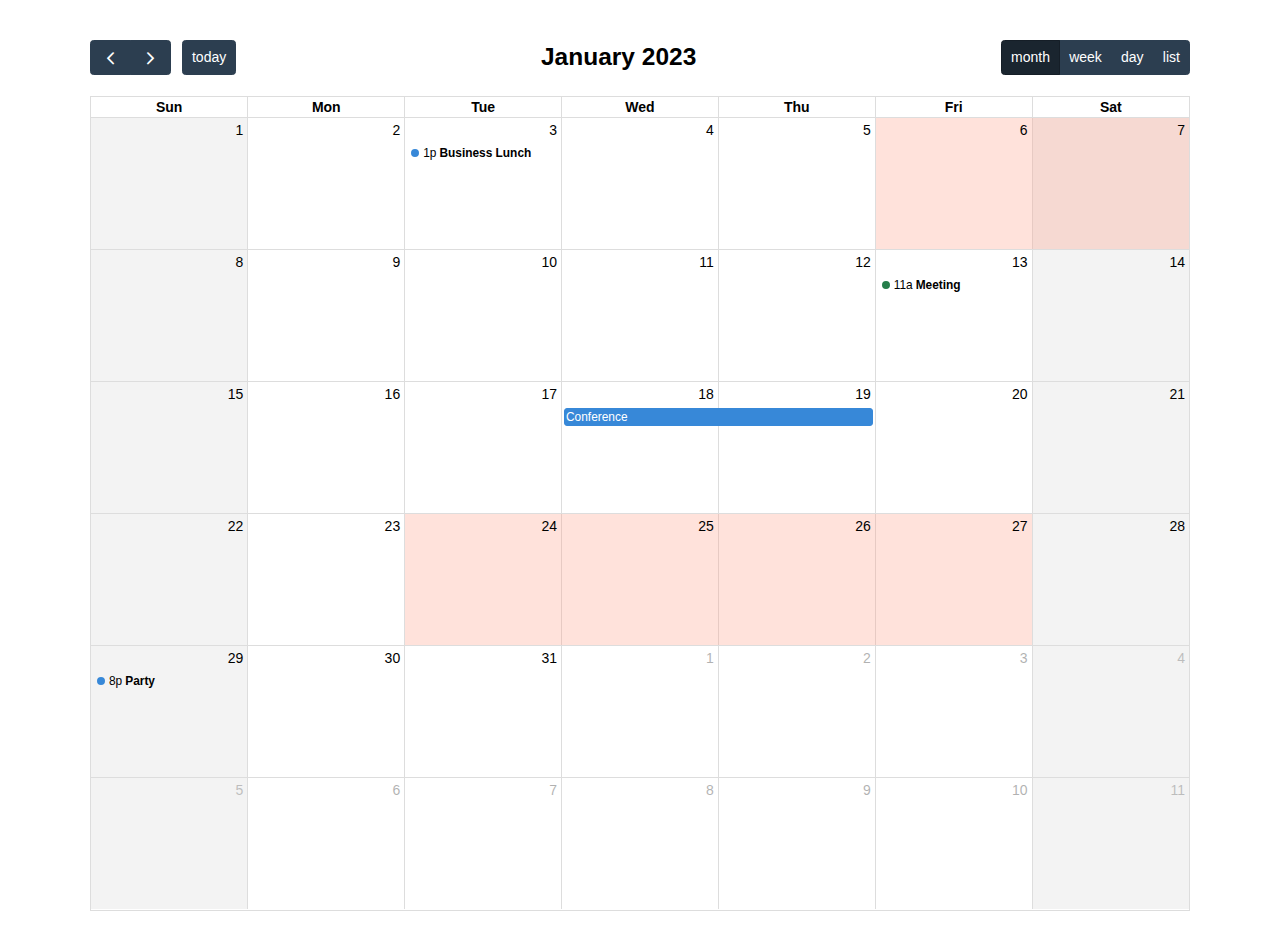
<file: fullcalendar-6.1.13/examples/background-events.html>
<!DOCTYPE html>
<html>
<head>
<meta charset='utf-8' />
<script src='../dist/index.global.js'></script>
<script>

  document.addEventListener('DOMContentLoaded', function() {
    var calendarEl = document.getElementById('calendar');

    var calendar = new FullCalendar.Calendar(calendarEl, {
      headerToolbar: {
        left: 'prev,next today',
        center: 'title',
        right: 'dayGridMonth,timeGridWeek,timeGridDay,listMonth'
      },
      initialDate: '2023-01-12',
      navLinks: true, // can click day/week names to navigate views
      businessHours: true, // display business hours
      editable: true,
      selectable: true,
      events: [
        {
          title: 'Business Lunch',
          start: '2023-01-03T13:00:00',
          constraint: 'businessHours'
        },
        {
          title: 'Meeting',
          start: '2023-01-13T11:00:00',
          constraint: 'availableForMeeting', // defined below
          color: '#257e4a'
        },
        {
          title: 'Conference',
          start: '2023-01-18',
          end: '2023-01-20'
        },
        {
          title: 'Party',
          start: '2023-01-29T20:00:00'
        },

        // areas where "Meeting" must be dropped
        {
          groupId: 'availableForMeeting',
          start: '2023-01-11T10:00:00',
          end: '2023-01-11T16:00:00',
          display: 'background'
        },
        {
          groupId: 'availableForMeeting',
          start: '2023-01-13T10:00:00',
          end: '2023-01-13T16:00:00',
          display: 'background'
        },

        // red areas where no events can be dropped
        {
          start: '2023-01-24',
          end: '2023-01-28',
          overlap: false,
          display: 'background',
          color: '#ff9f89'
        },
        {
          start: '2023-01-06',
          end: '2023-01-08',
          overlap: false,
          display: 'background',
          color: '#ff9f89'
        }
      ]
    });

    calendar.render();
  });

</script>
<style>

  body {
    margin: 40px 10px;
    padding: 0;
    font-family: Arial, Helvetica Neue, Helvetica, sans-serif;
    font-size: 14px;
  }

  #calendar {
    max-width: 1100px;
    margin: 0 auto;
  }

</style>
</head>
<body>

  <div id='calendar'></div>

</body>
</html>
</file>
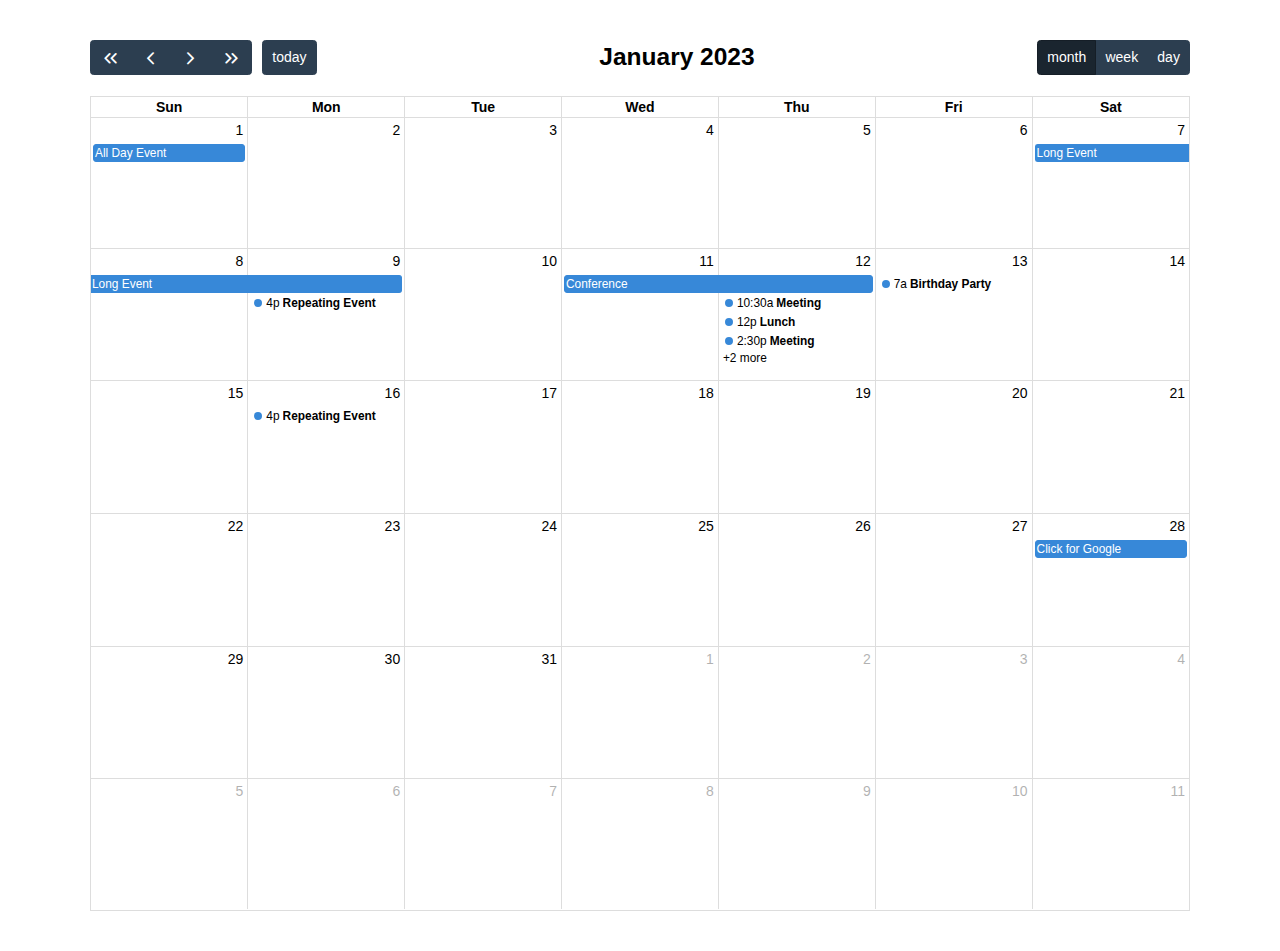
<file: fullcalendar-6.1.13/examples/daygrid-views.html>
<!DOCTYPE html>
<html>
<head>
<meta charset='utf-8' />
<script src='../dist/index.global.js'></script>
<script>

  document.addEventListener('DOMContentLoaded', function() {
    var calendarEl = document.getElementById('calendar');

    var calendar = new FullCalendar.Calendar(calendarEl, {
      headerToolbar: {
        left: 'prevYear,prev,next,nextYear today',
        center: 'title',
        right: 'dayGridMonth,dayGridWeek,dayGridDay'
      },
      initialDate: '2023-01-12',
      navLinks: true, // can click day/week names to navigate views
      editable: true,
      dayMaxEvents: true, // allow "more" link when too many events
      events: [
        {
          title: 'All Day Event',
          start: '2023-01-01'
        },
        {
          title: 'Long Event',
          start: '2023-01-07',
          end: '2023-01-10'
        },
        {
          groupId: 999,
          title: 'Repeating Event',
          start: '2023-01-09T16:00:00'
        },
        {
          groupId: 999,
          title: 'Repeating Event',
          start: '2023-01-16T16:00:00'
        },
        {
          title: 'Conference',
          start: '2023-01-11',
          end: '2023-01-13'
        },
        {
          title: 'Meeting',
          start: '2023-01-12T10:30:00',
          end: '2023-01-12T12:30:00'
        },
        {
          title: 'Lunch',
          start: '2023-01-12T12:00:00'
        },
        {
          title: 'Meeting',
          start: '2023-01-12T14:30:00'
        },
        {
          title: 'Happy Hour',
          start: '2023-01-12T17:30:00'
        },
        {
          title: 'Dinner',
          start: '2023-01-12T20:00:00'
        },
        {
          title: 'Birthday Party',
          start: '2023-01-13T07:00:00'
        },
        {
          title: 'Click for Google',
          url: 'http://google.com/',
          start: '2023-01-28'
        }
      ]
    });

    calendar.render();
  });

</script>
<style>

  body {
    margin: 40px 10px;
    padding: 0;
    font-family: Arial, Helvetica Neue, Helvetica, sans-serif;
    font-size: 14px;
  }

  #calendar {
    max-width: 1100px;
    margin: 0 auto;
  }

</style>
</head>
<body>

  <div id='calendar'></div>

</body>
</html>
</file>
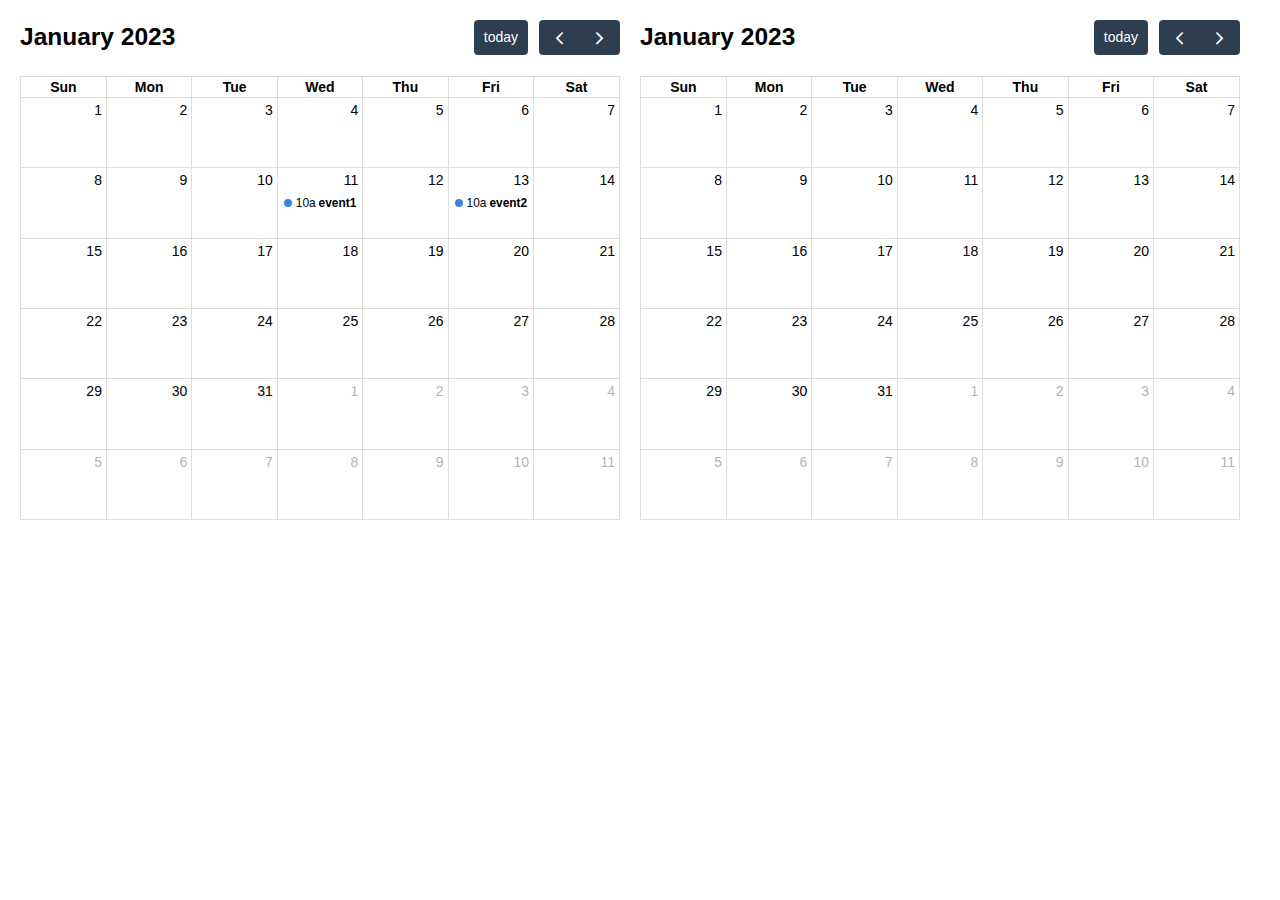
<file: fullcalendar-6.1.13/examples/external-dragging-2cals.html>
<!DOCTYPE html>
<html>
<head>
<meta charset='utf-8' />
<script src='../dist/index.global.js'></script>
<script>

  document.addEventListener('DOMContentLoaded', function() {
    var srcCalendarEl = document.getElementById('source-calendar');
    var destCalendarEl = document.getElementById('destination-calendar');

    var srcCalendar = new FullCalendar.Calendar(srcCalendarEl, {
      editable: true,
      initialDate: '2023-01-12',
      events: [
        {
          title: 'event1',
          start: '2023-01-11T10:00:00',
          end: '2023-01-11T16:00:00'
        },
        {
          title: 'event2',
          start: '2023-01-13T10:00:00',
          end: '2023-01-13T16:00:00'
        }
      ],
      eventLeave: function(info) {
        console.log('event left!', info.event);
      }
    });

    var destCalendar = new FullCalendar.Calendar(destCalendarEl, {
      initialDate: '2023-01-12',
      editable: true,
      droppable: true, // will let it receive events!
      eventReceive: function(info) {
        console.log('event received!', info.event);
      }
    });

    srcCalendar.render();
    destCalendar.render();
  });

</script>
<style>

  body {
    margin: 20px 0 0 20px;
    font-size: 14px;
    font-family: Arial, Helvetica Neue, Helvetica, sans-serif;
  }

  #source-calendar,
  #destination-calendar {
    float: left;
    width: 600px;
    margin: 0 20px 20px 0;
  }

</style>
</head>
<body>

  <div id='source-calendar'></div>
  <div id='destination-calendar'></div>

</body>
</html>
</file>
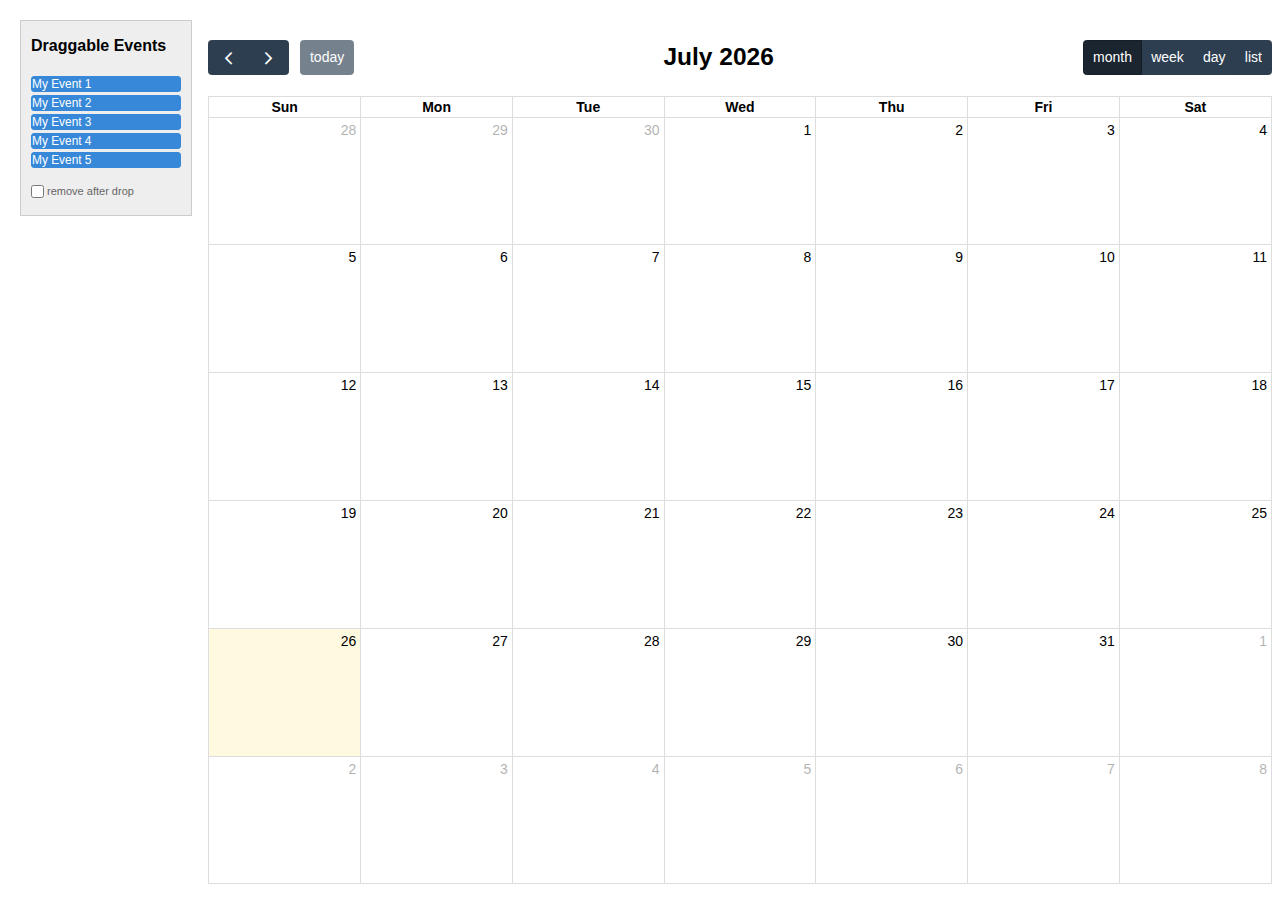
<file: fullcalendar-6.1.13/examples/external-dragging-builtin.html>
<!DOCTYPE html>
<html>
<head>
<meta charset='utf-8' />
<script src='../dist/index.global.js'></script>
<script>

  document.addEventListener('DOMContentLoaded', function() {

    /* initialize the external events
    -----------------------------------------------------------------*/

    var containerEl = document.getElementById('external-events-list');
    new FullCalendar.Draggable(containerEl, {
      itemSelector: '.fc-event',
      eventData: function(eventEl) {
        return {
          title: eventEl.innerText.trim()
        }
      }
    });

    //// the individual way to do it
    // var containerEl = document.getElementById('external-events-list');
    // var eventEls = Array.prototype.slice.call(
    //   containerEl.querySelectorAll('.fc-event')
    // );
    // eventEls.forEach(function(eventEl) {
    //   new FullCalendar.Draggable(eventEl, {
    //     eventData: {
    //       title: eventEl.innerText.trim(),
    //     }
    //   });
    // });

    /* initialize the calendar
    -----------------------------------------------------------------*/

    var calendarEl = document.getElementById('calendar');
    var calendar = new FullCalendar.Calendar(calendarEl, {
      headerToolbar: {
        left: 'prev,next today',
        center: 'title',
        right: 'dayGridMonth,timeGridWeek,timeGridDay,listWeek'
      },
      editable: true,
      droppable: true, // this allows things to be dropped onto the calendar
      drop: function(arg) {
        // is the "remove after drop" checkbox checked?
        if (document.getElementById('drop-remove').checked) {
          // if so, remove the element from the "Draggable Events" list
          arg.draggedEl.parentNode.removeChild(arg.draggedEl);
        }
      }
    });
    calendar.render();

  });

</script>
<style>

  body {
    margin-top: 40px;
    font-size: 14px;
    font-family: Arial, Helvetica Neue, Helvetica, sans-serif;
  }

  #external-events {
    position: fixed;
    left: 20px;
    top: 20px;
    width: 150px;
    padding: 0 10px;
    border: 1px solid #ccc;
    background: #eee;
    text-align: left;
  }

  #external-events h4 {
    font-size: 16px;
    margin-top: 0;
    padding-top: 1em;
  }

  #external-events .fc-event {
    margin: 3px 0;
    cursor: move;
  }

  #external-events p {
    margin: 1.5em 0;
    font-size: 11px;
    color: #666;
  }

  #external-events p input {
    margin: 0;
    vertical-align: middle;
  }

  #calendar-wrap {
    margin-left: 200px;
  }

  #calendar {
    max-width: 1100px;
    margin: 0 auto;
  }

</style>
</head>
<body>
  <div id='wrap'>

    <div id='external-events'>
      <h4>Draggable Events</h4>

      <div id='external-events-list'>
        <div class='fc-event fc-h-event fc-daygrid-event fc-daygrid-block-event'>
          <div class='fc-event-main'>My Event 1</div>
        </div>
        <div class='fc-event fc-h-event fc-daygrid-event fc-daygrid-block-event'>
          <div class='fc-event-main'>My Event 2</div>
        </div>
        <div class='fc-event fc-h-event fc-daygrid-event fc-daygrid-block-event'>
          <div class='fc-event-main'>My Event 3</div>
        </div>
        <div class='fc-event fc-h-event fc-daygrid-event fc-daygrid-block-event'>
          <div class='fc-event-main'>My Event 4</div>
        </div>
        <div class='fc-event fc-h-event fc-daygrid-event fc-daygrid-block-event'>
          <div class='fc-event-main'>My Event 5</div>
        </div>
      </div>

      <p>
        <input type='checkbox' id='drop-remove' />
        <label for='drop-remove'>remove after drop</label>
      </p>
    </div>

    <div id='calendar-wrap'>
      <div id='calendar'></div>
    </div>

  </div>
</body>
</html>
</file>
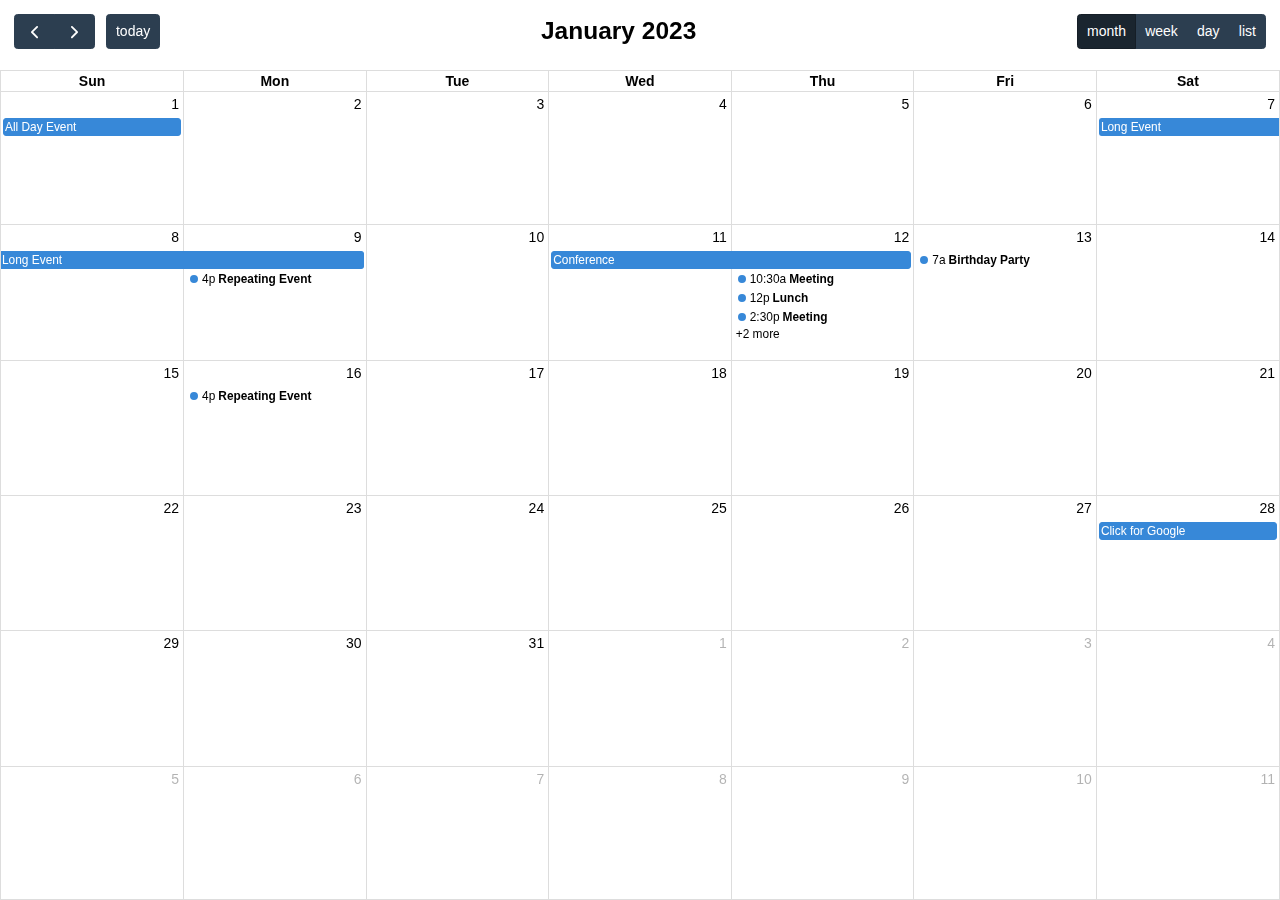
<file: fullcalendar-6.1.13/examples/full-height.html>
<!DOCTYPE html>
<html>
<head>
<meta charset='utf-8' />
<script src='../dist/index.global.js'></script>
<script>

  document.addEventListener('DOMContentLoaded', function() {
    var calendarEl = document.getElementById('calendar');

    var calendar = new FullCalendar.Calendar(calendarEl, {
      height: '100%',
      expandRows: true,
      slotMinTime: '08:00',
      slotMaxTime: '20:00',
      headerToolbar: {
        left: 'prev,next today',
        center: 'title',
        right: 'dayGridMonth,timeGridWeek,timeGridDay,listWeek'
      },
      initialView: 'dayGridMonth',
      initialDate: '2023-01-12',
      navLinks: true, // can click day/week names to navigate views
      editable: true,
      selectable: true,
      nowIndicator: true,
      dayMaxEvents: true, // allow "more" link when too many events
      events: [
        {
          title: 'All Day Event',
          start: '2023-01-01',
        },
        {
          title: 'Long Event',
          start: '2023-01-07',
          end: '2023-01-10'
        },
        {
          groupId: 999,
          title: 'Repeating Event',
          start: '2023-01-09T16:00:00'
        },
        {
          groupId: 999,
          title: 'Repeating Event',
          start: '2023-01-16T16:00:00'
        },
        {
          title: 'Conference',
          start: '2023-01-11',
          end: '2023-01-13'
        },
        {
          title: 'Meeting',
          start: '2023-01-12T10:30:00',
          end: '2023-01-12T12:30:00'
        },
        {
          title: 'Lunch',
          start: '2023-01-12T12:00:00'
        },
        {
          title: 'Meeting',
          start: '2023-01-12T14:30:00'
        },
        {
          title: 'Happy Hour',
          start: '2023-01-12T17:30:00'
        },
        {
          title: 'Dinner',
          start: '2023-01-12T20:00:00'
        },
        {
          title: 'Birthday Party',
          start: '2023-01-13T07:00:00'
        },
        {
          title: 'Click for Google',
          url: 'http://google.com/',
          start: '2023-01-28'
        }
      ]
    });

    calendar.render();
  });

</script>
<style>

  html, body {
    overflow: hidden; /* don't do scrollbars */
    font-family: Arial, Helvetica Neue, Helvetica, sans-serif;
    font-size: 14px;
  }

  #calendar-container {
    position: fixed;
    top: 0;
    left: 0;
    right: 0;
    bottom: 0;
  }

  .fc-header-toolbar {
    /*
    the calendar will be butting up against the edges,
    but let's scoot in the header's buttons
    */
    padding-top: 1em;
    padding-left: 1em;
    padding-right: 1em;
  }

</style>
</head>
<body>

  <div id='calendar-container'>
    <div id='calendar'></div>
  </div>

</body>
</html>
</file>
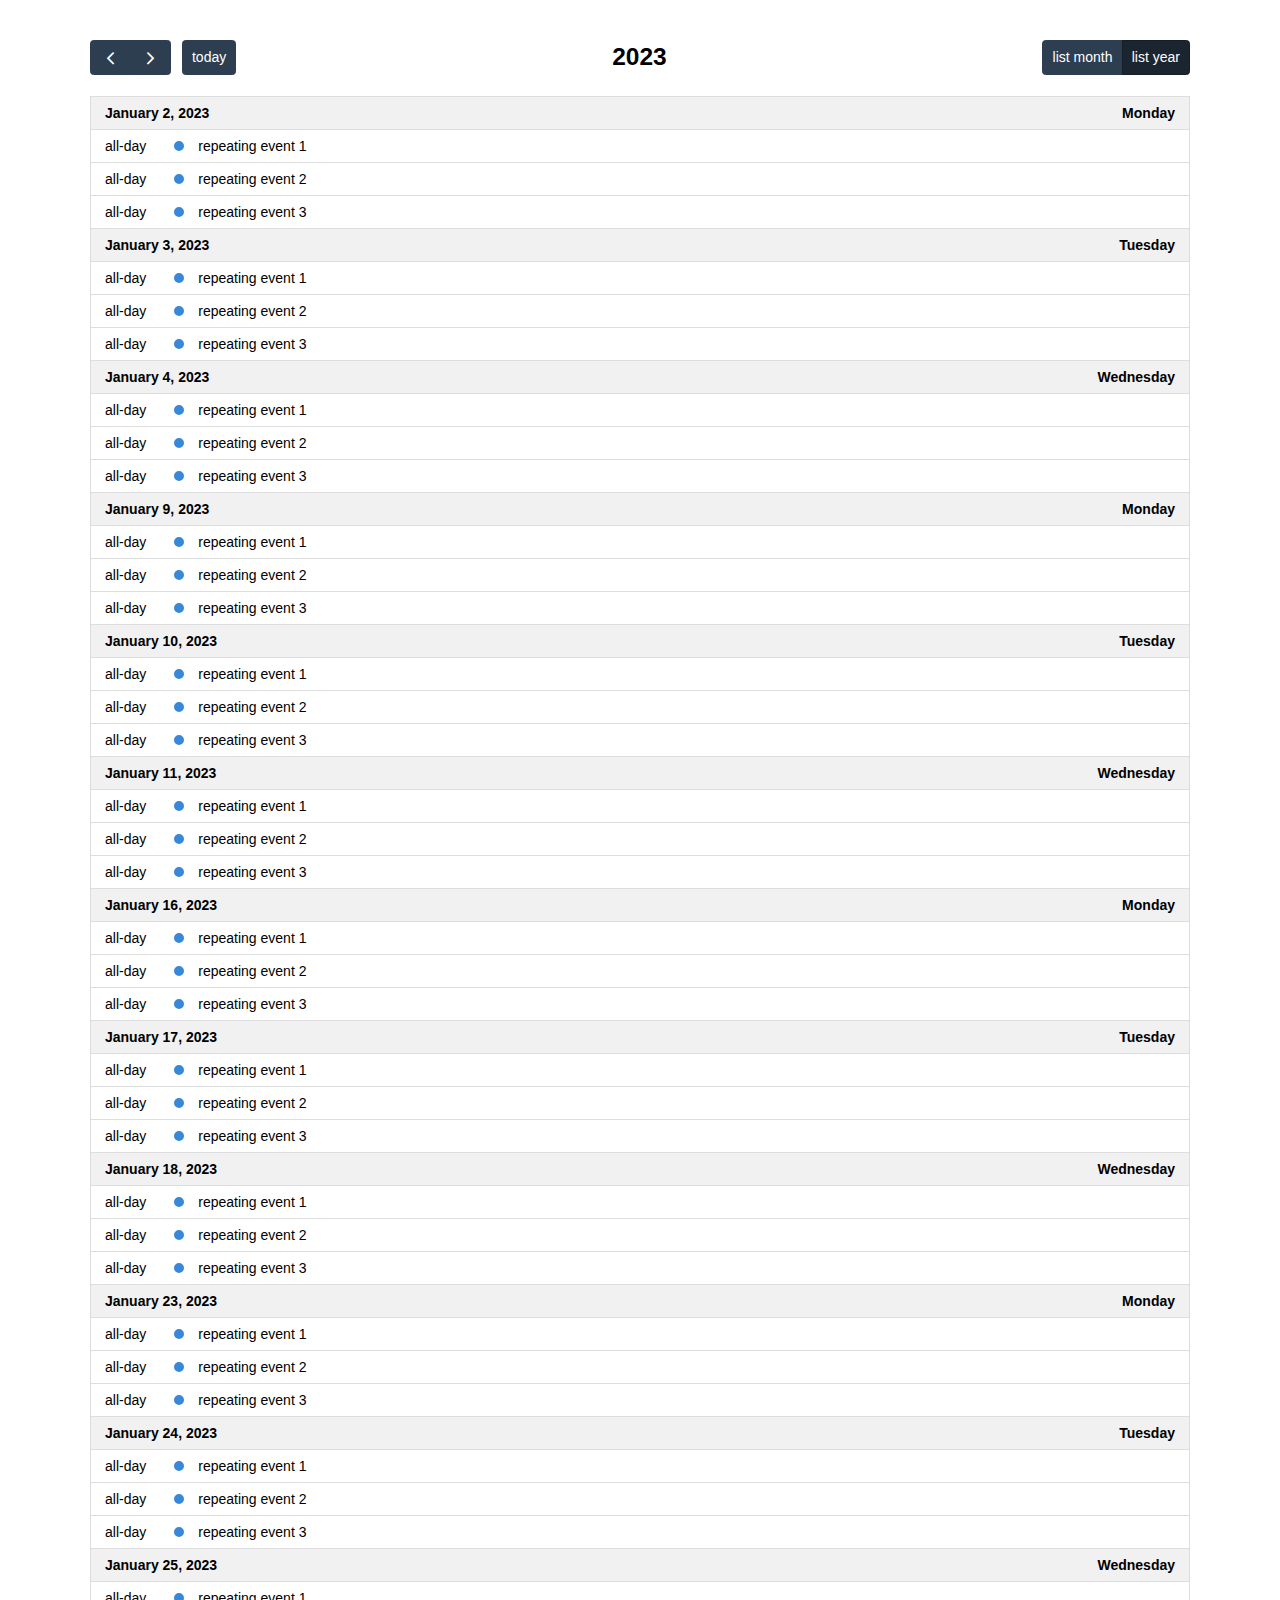
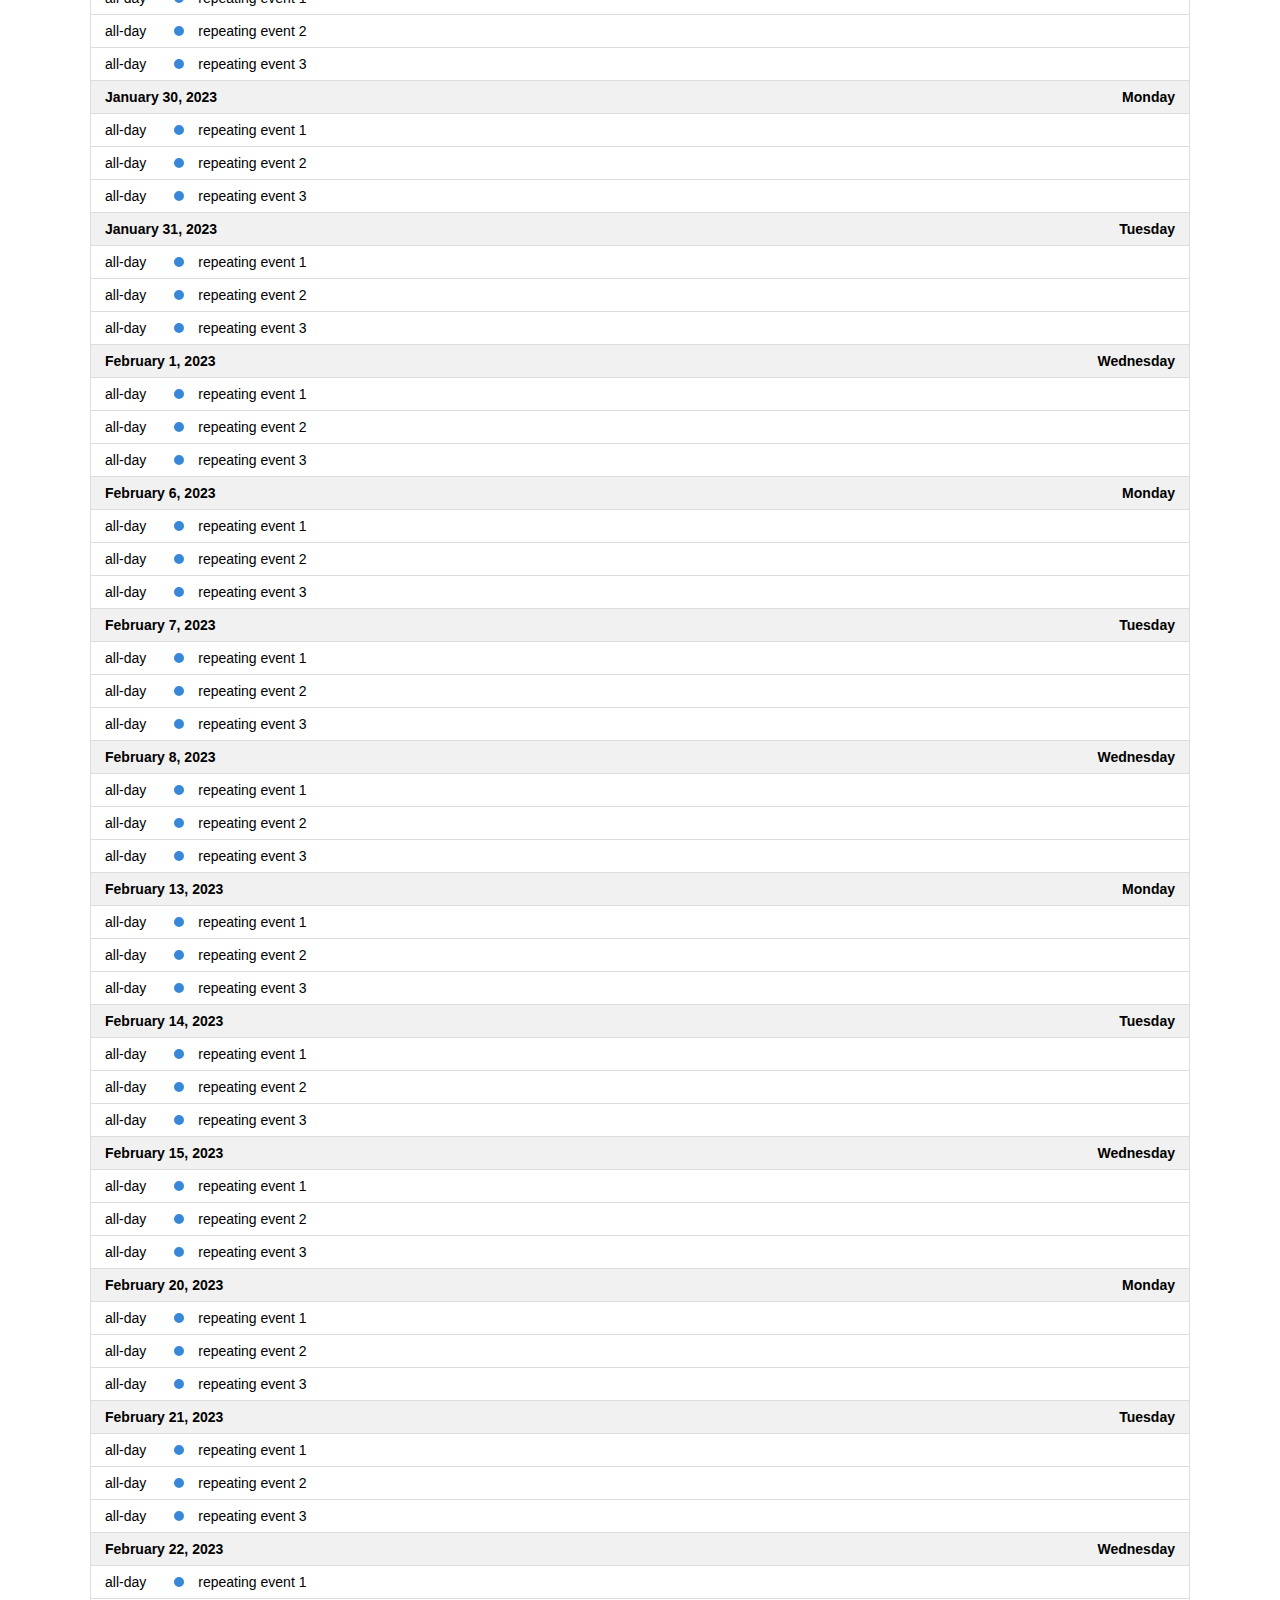
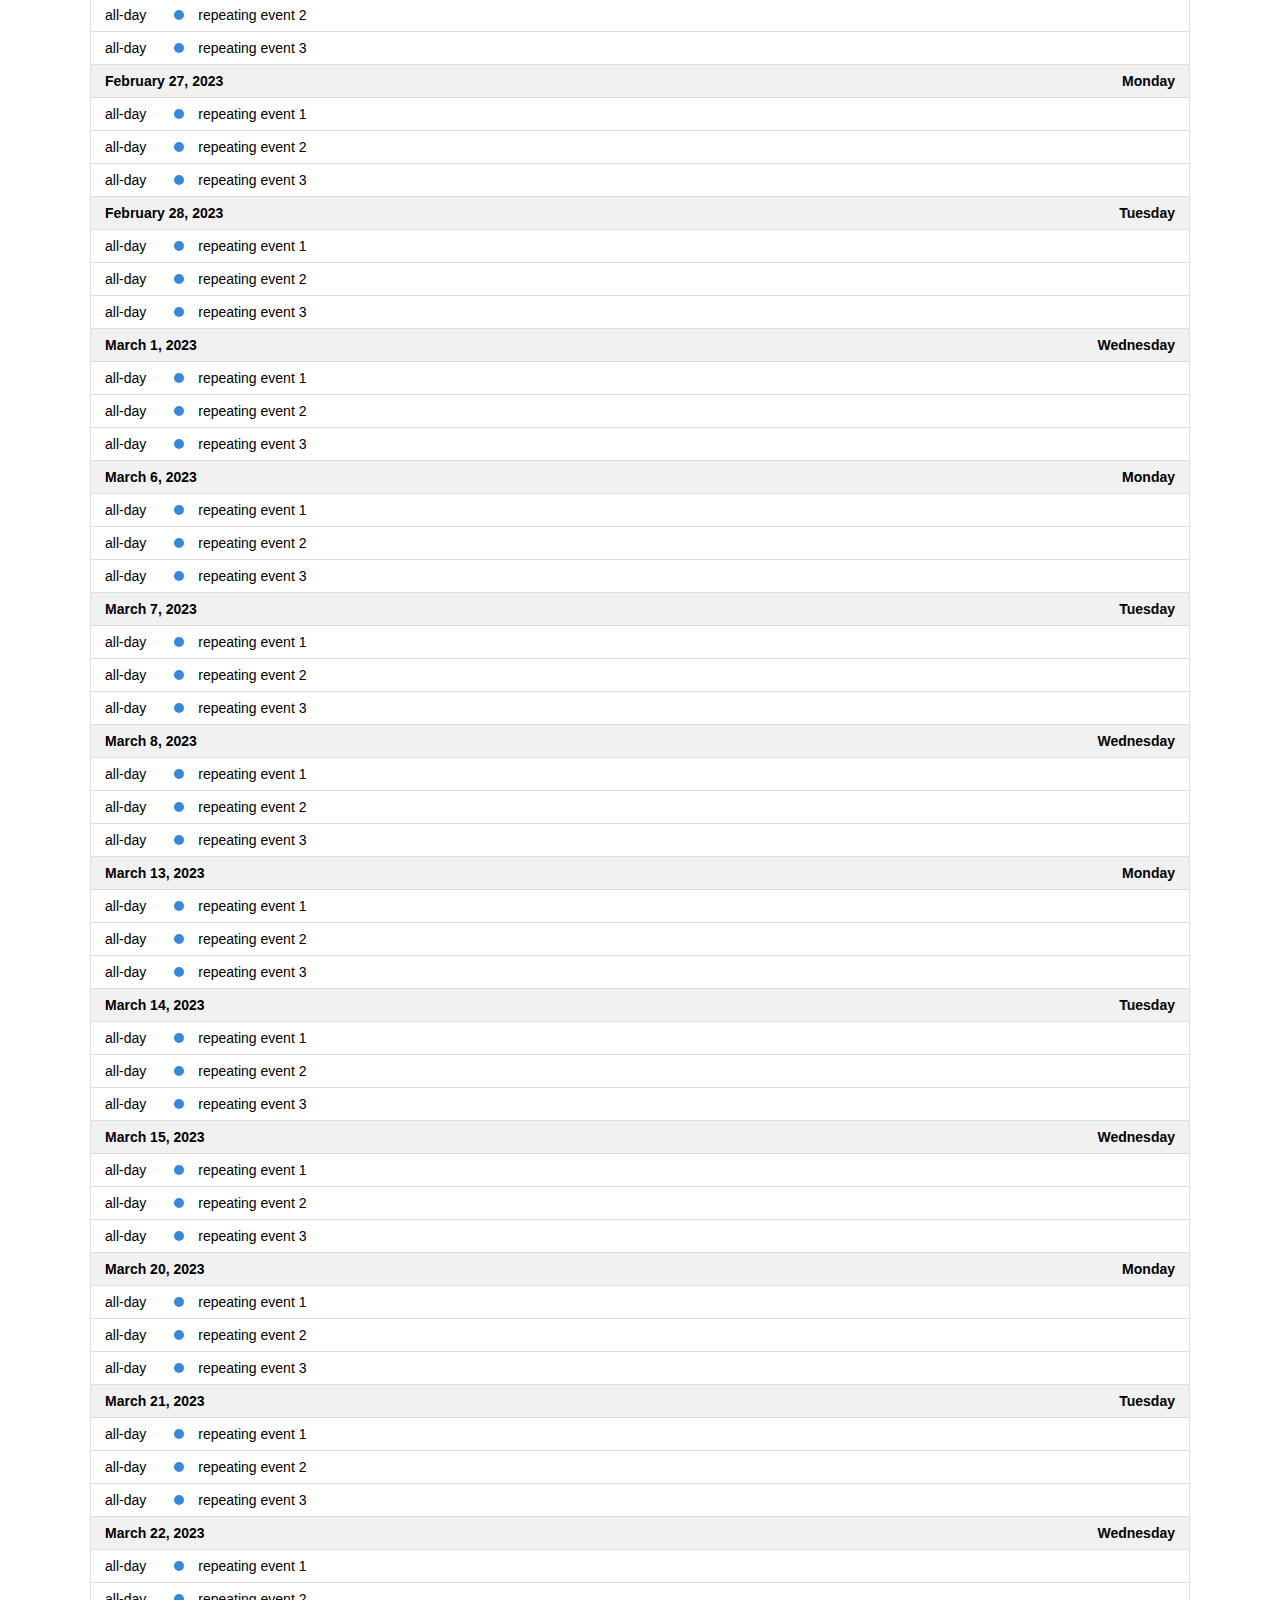
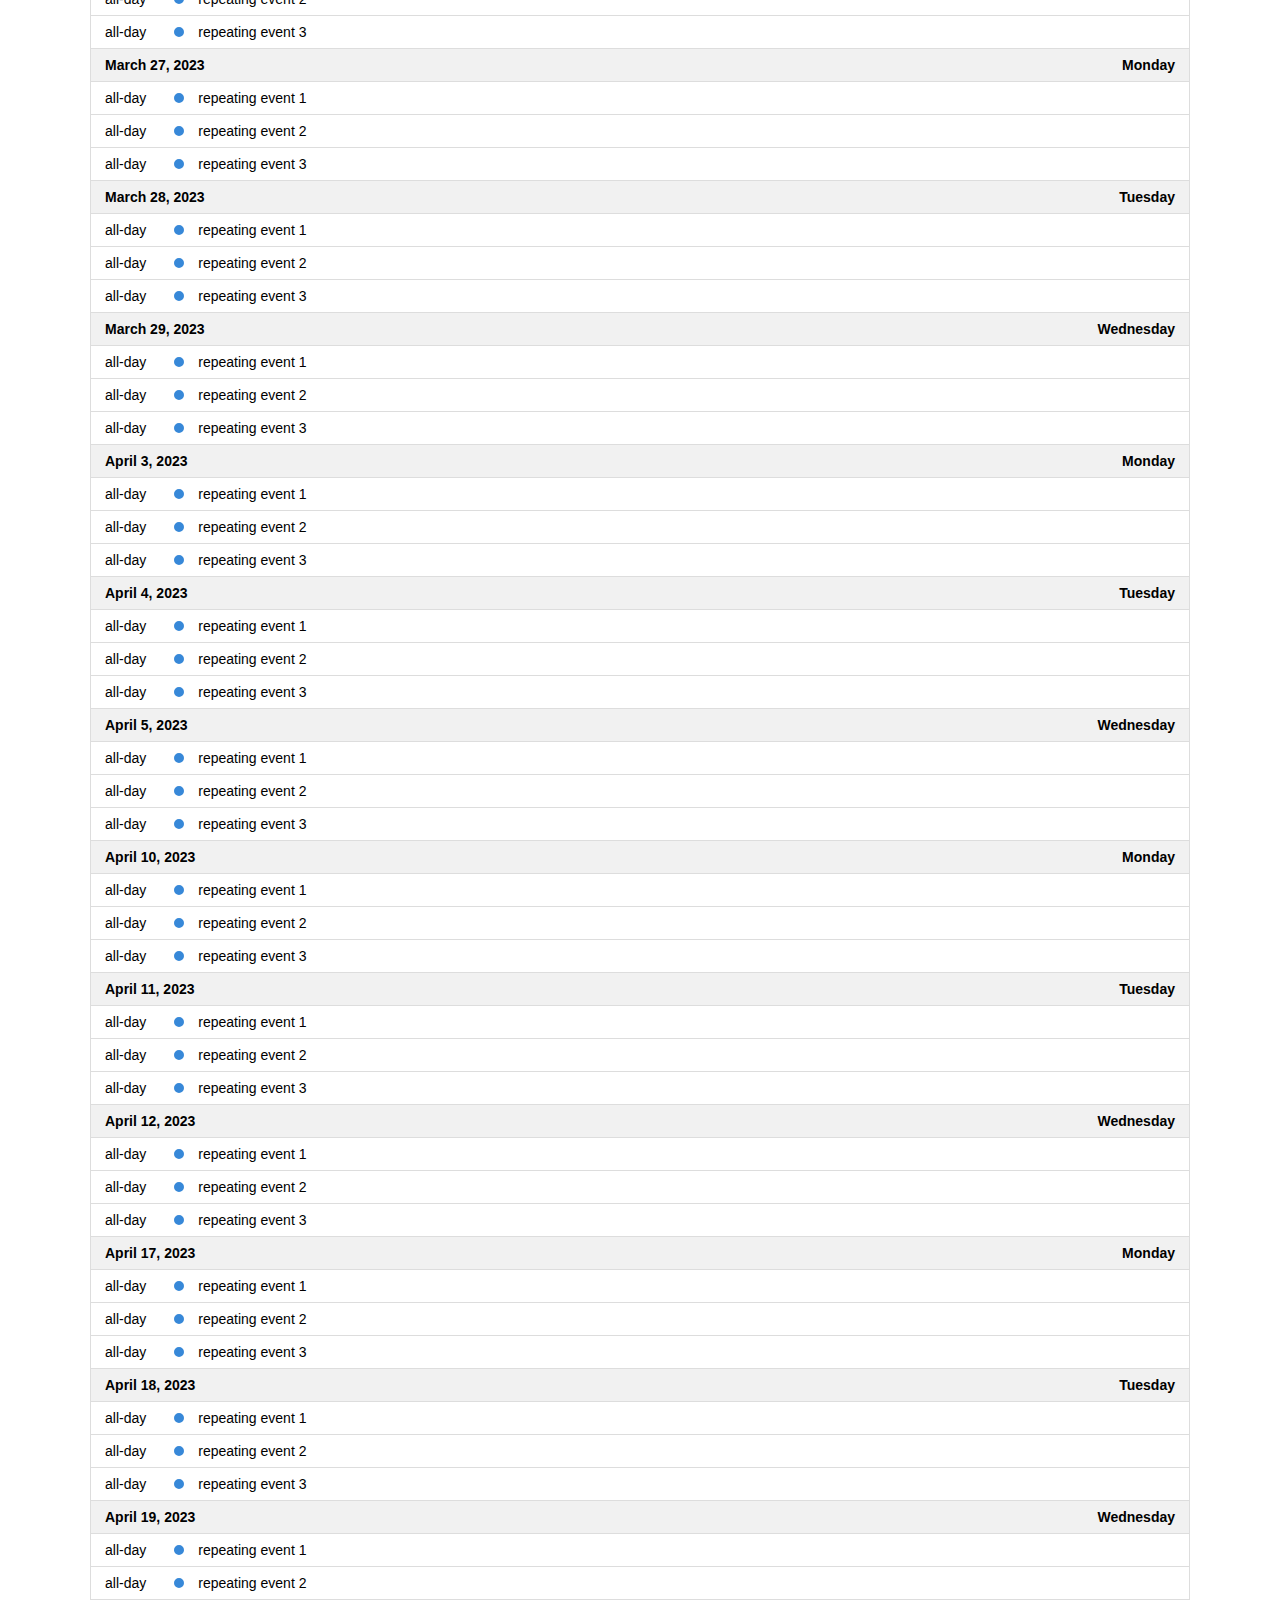
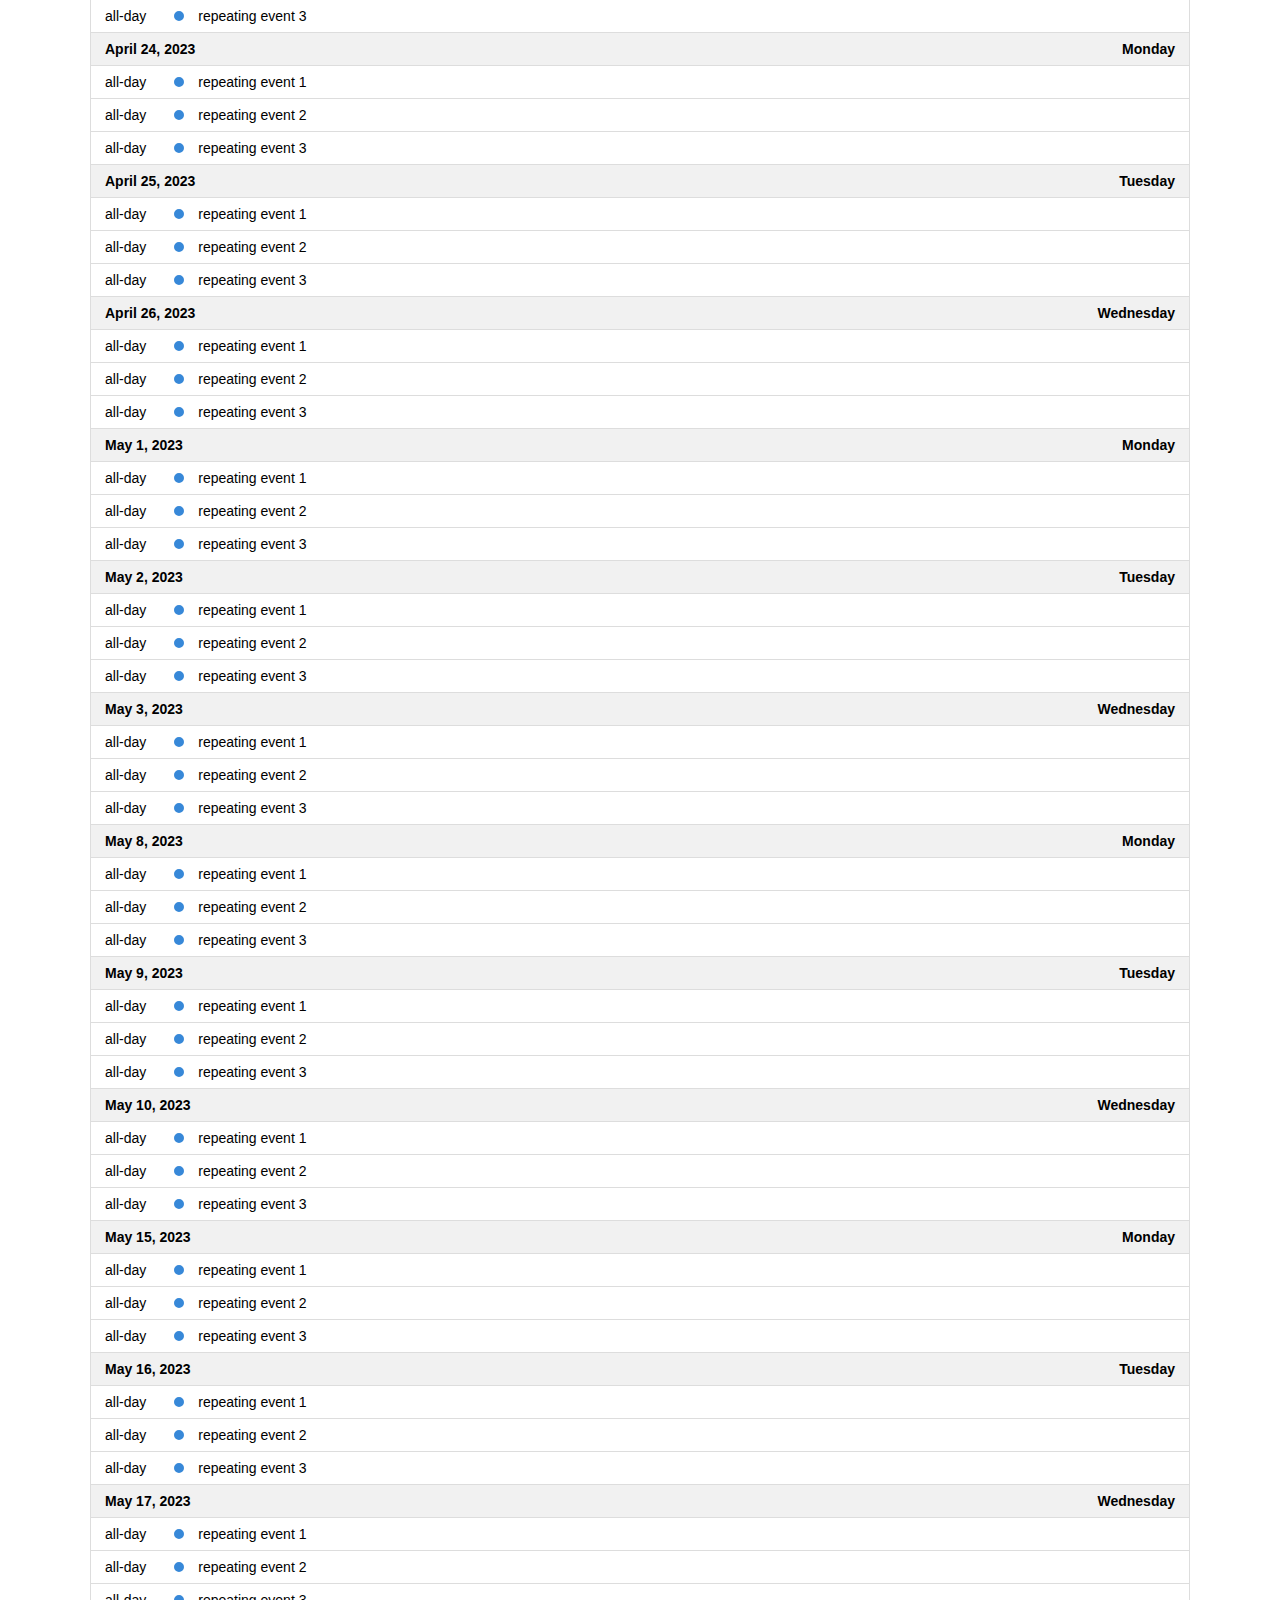
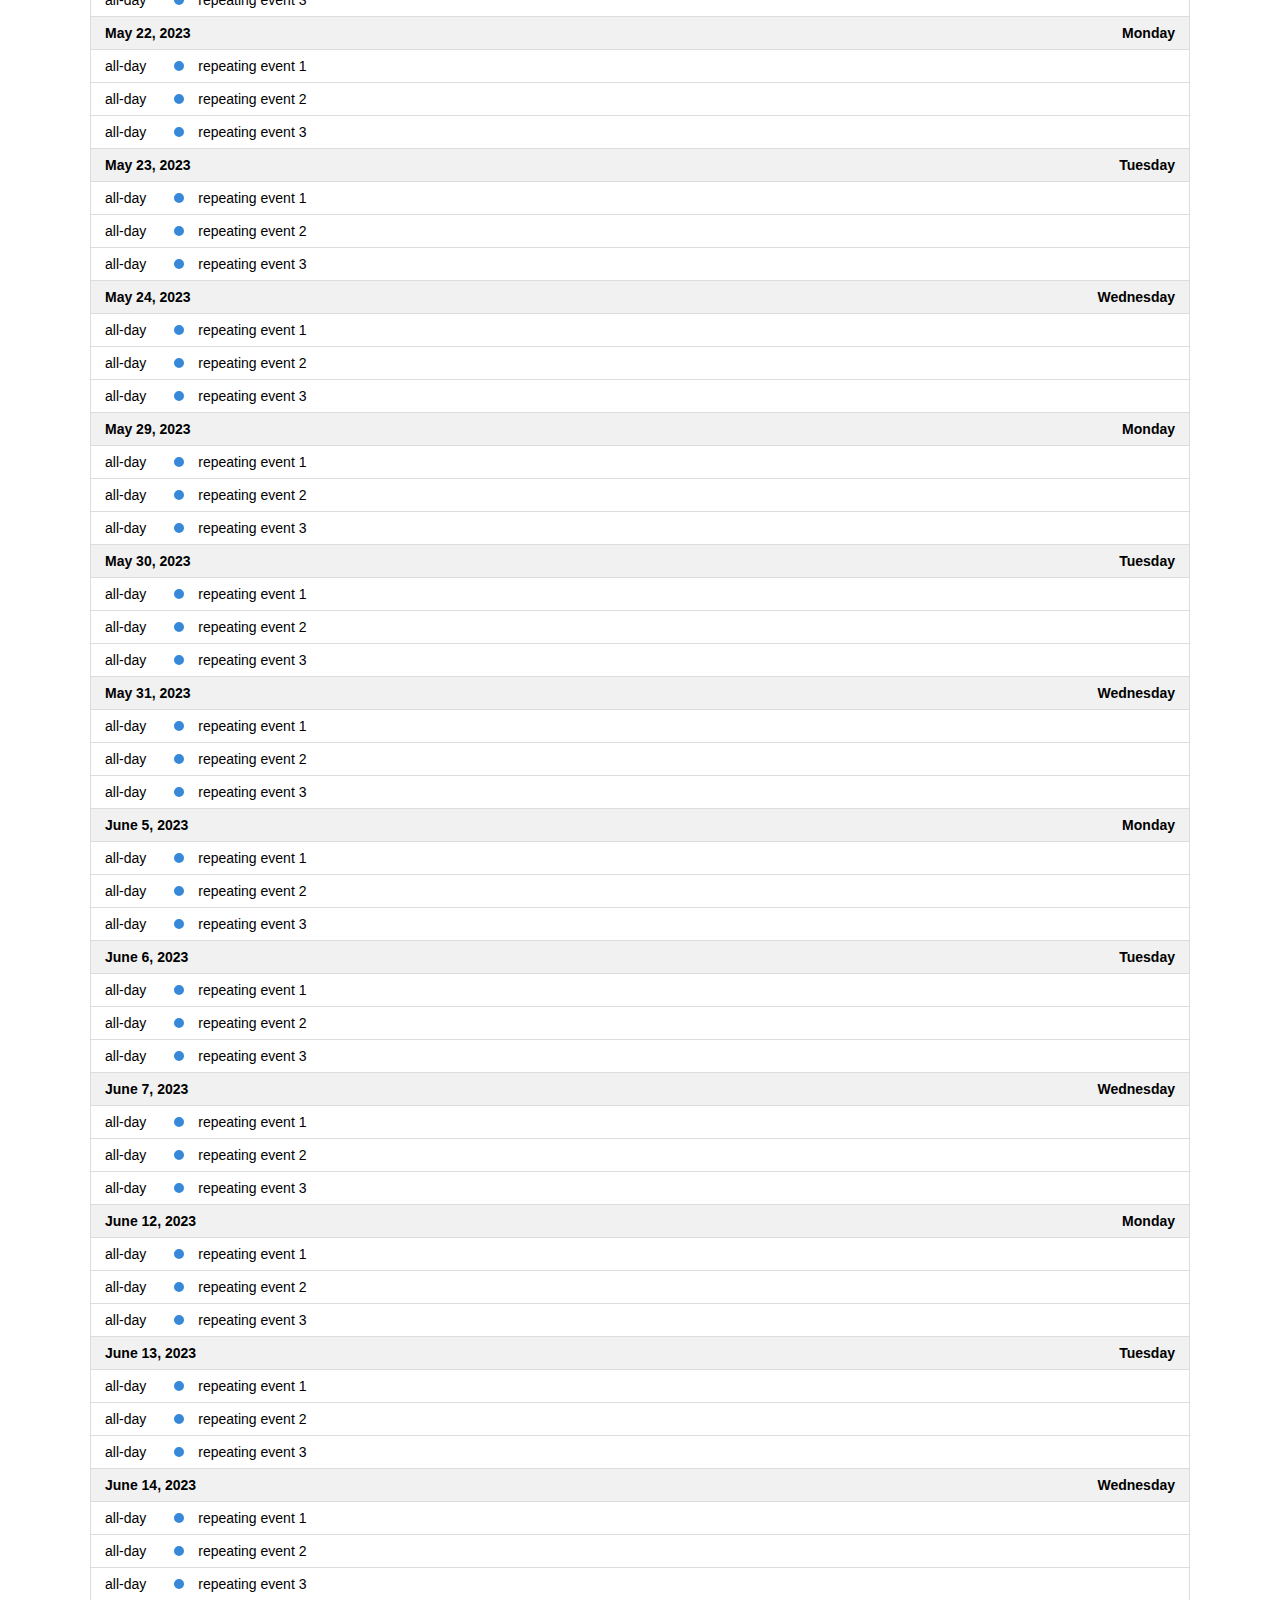
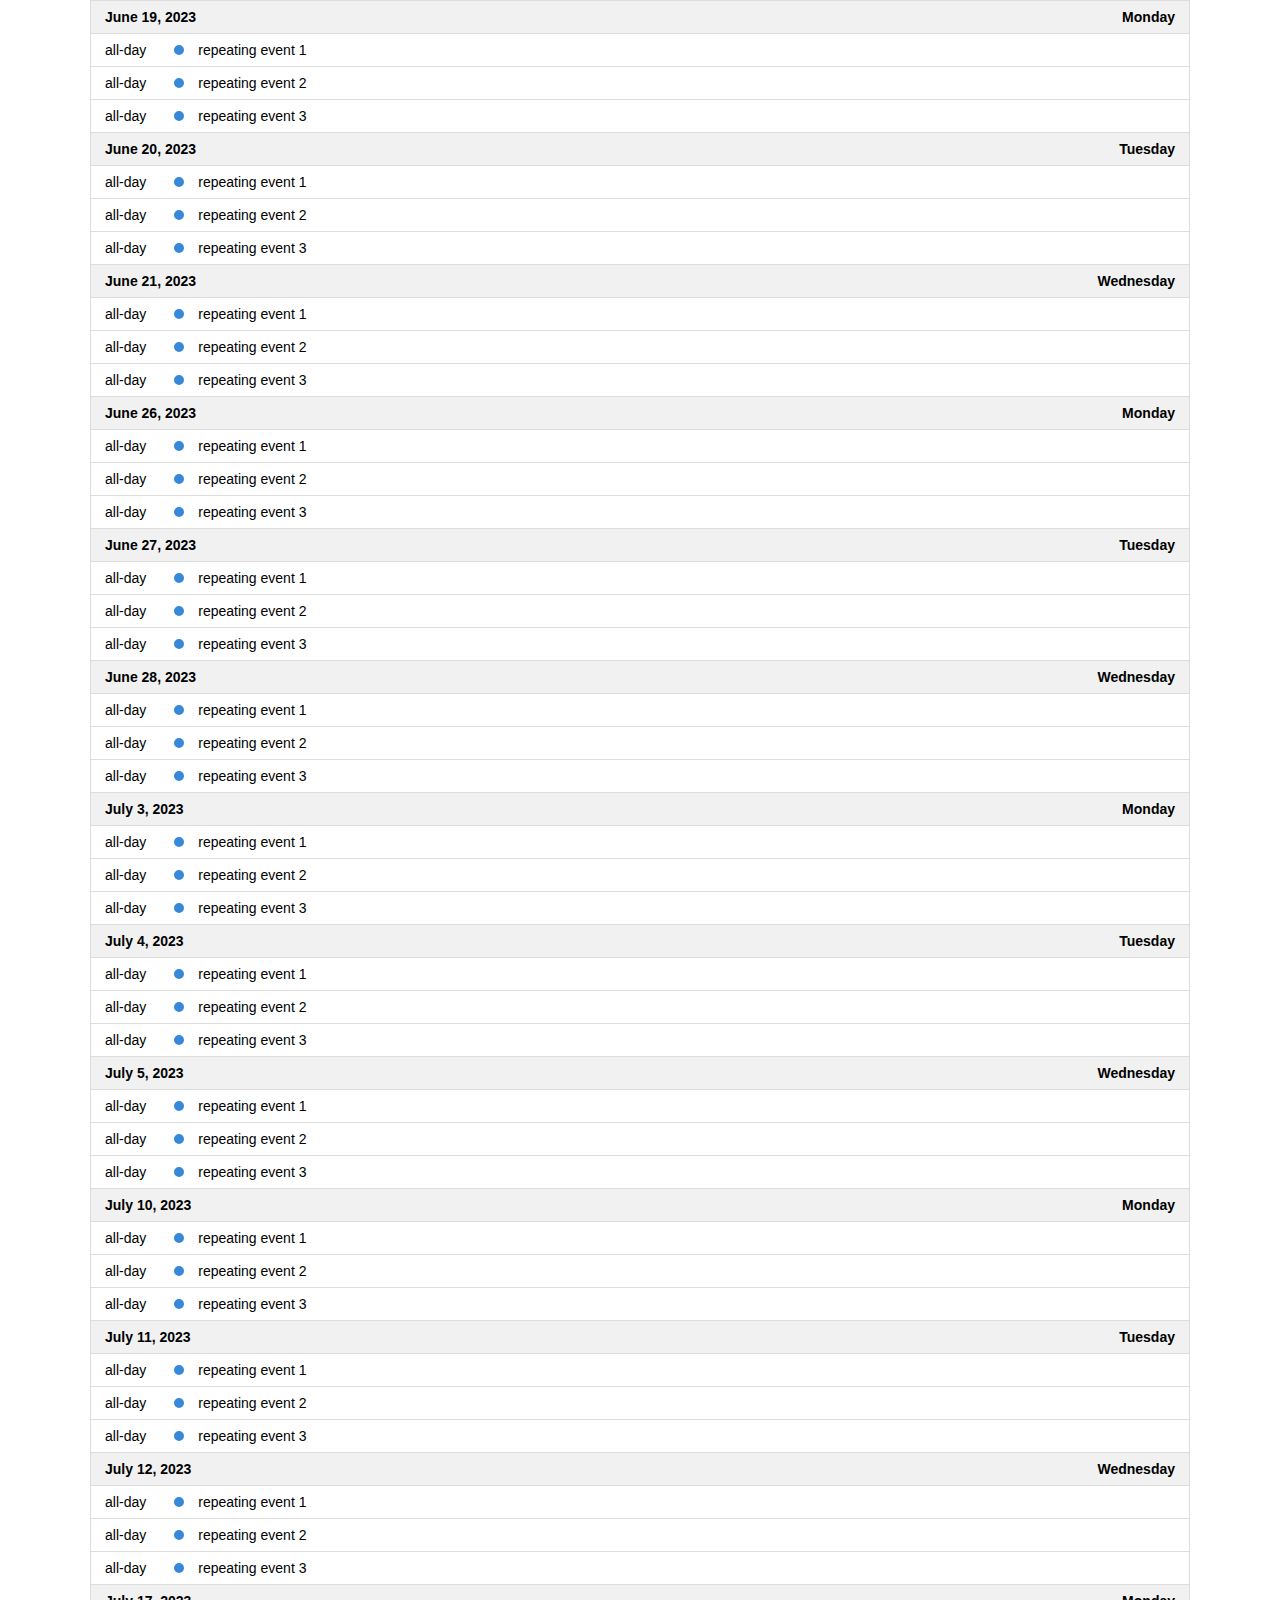
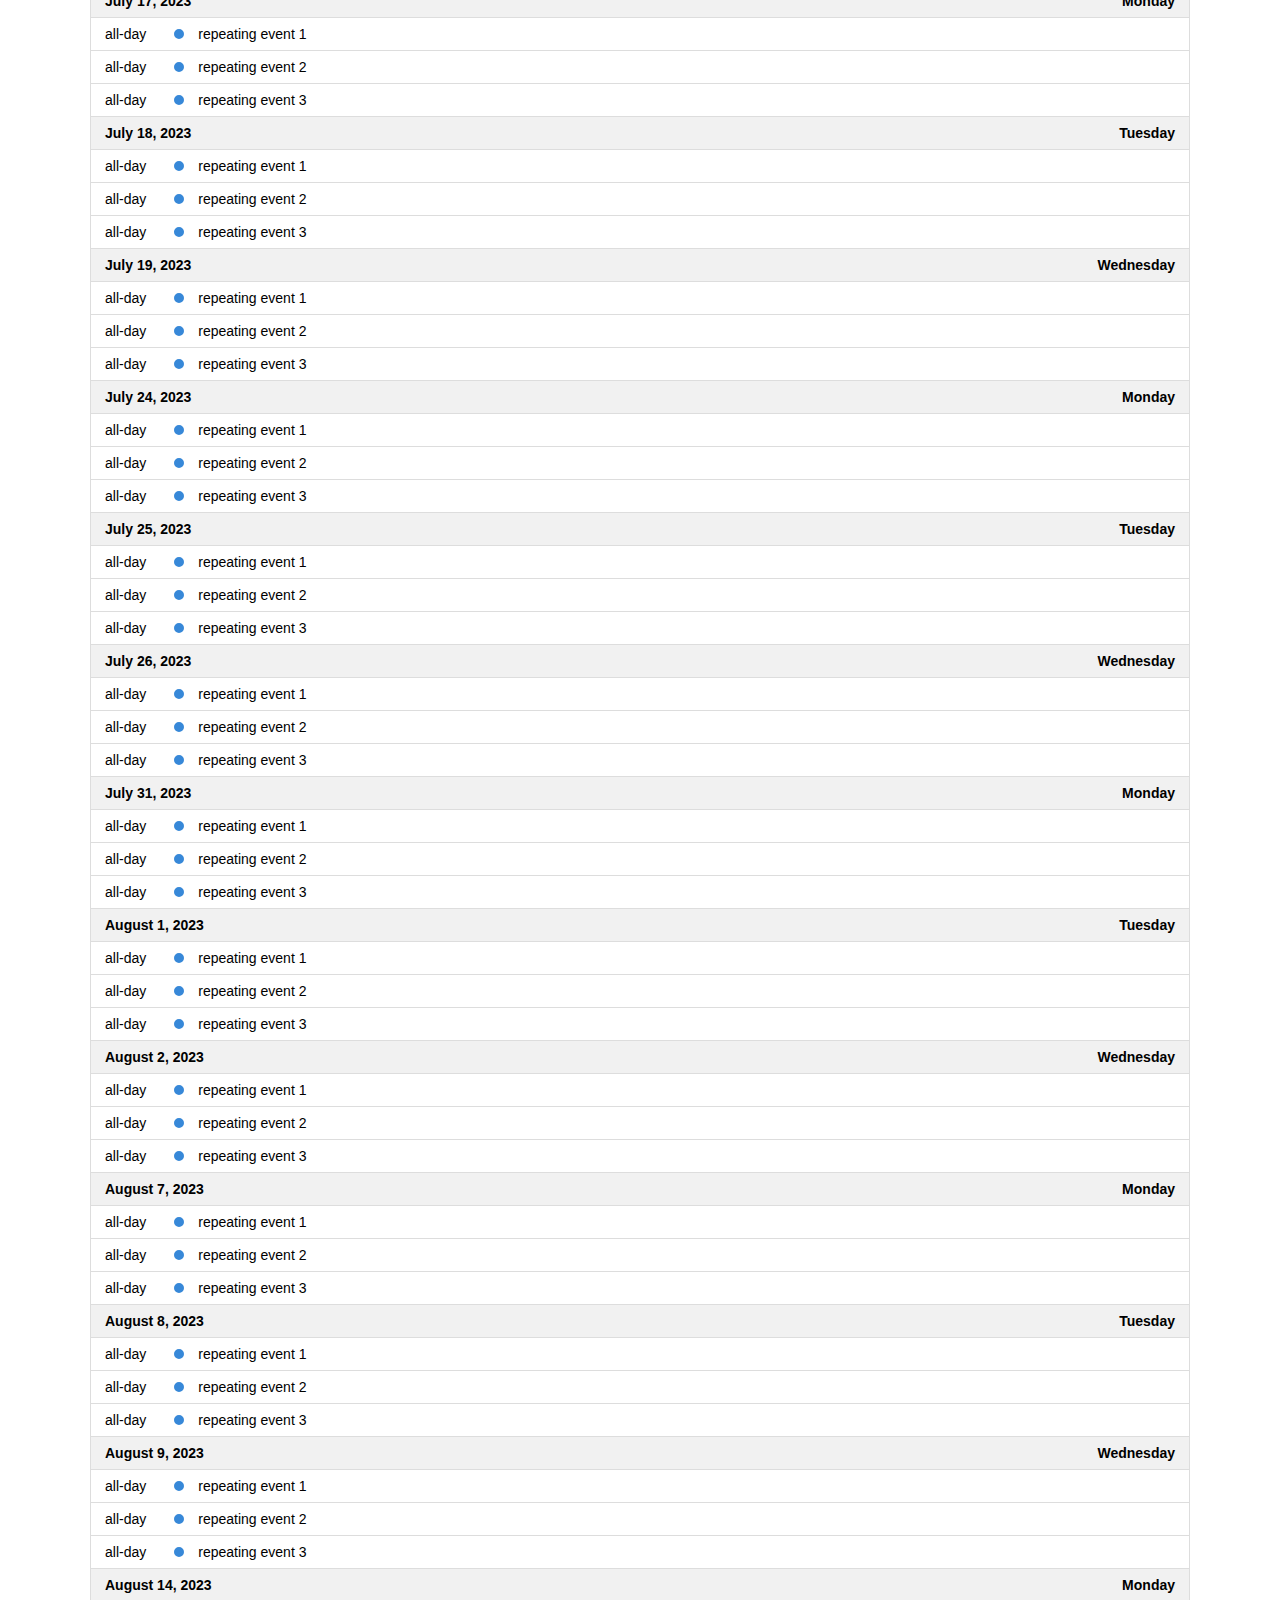
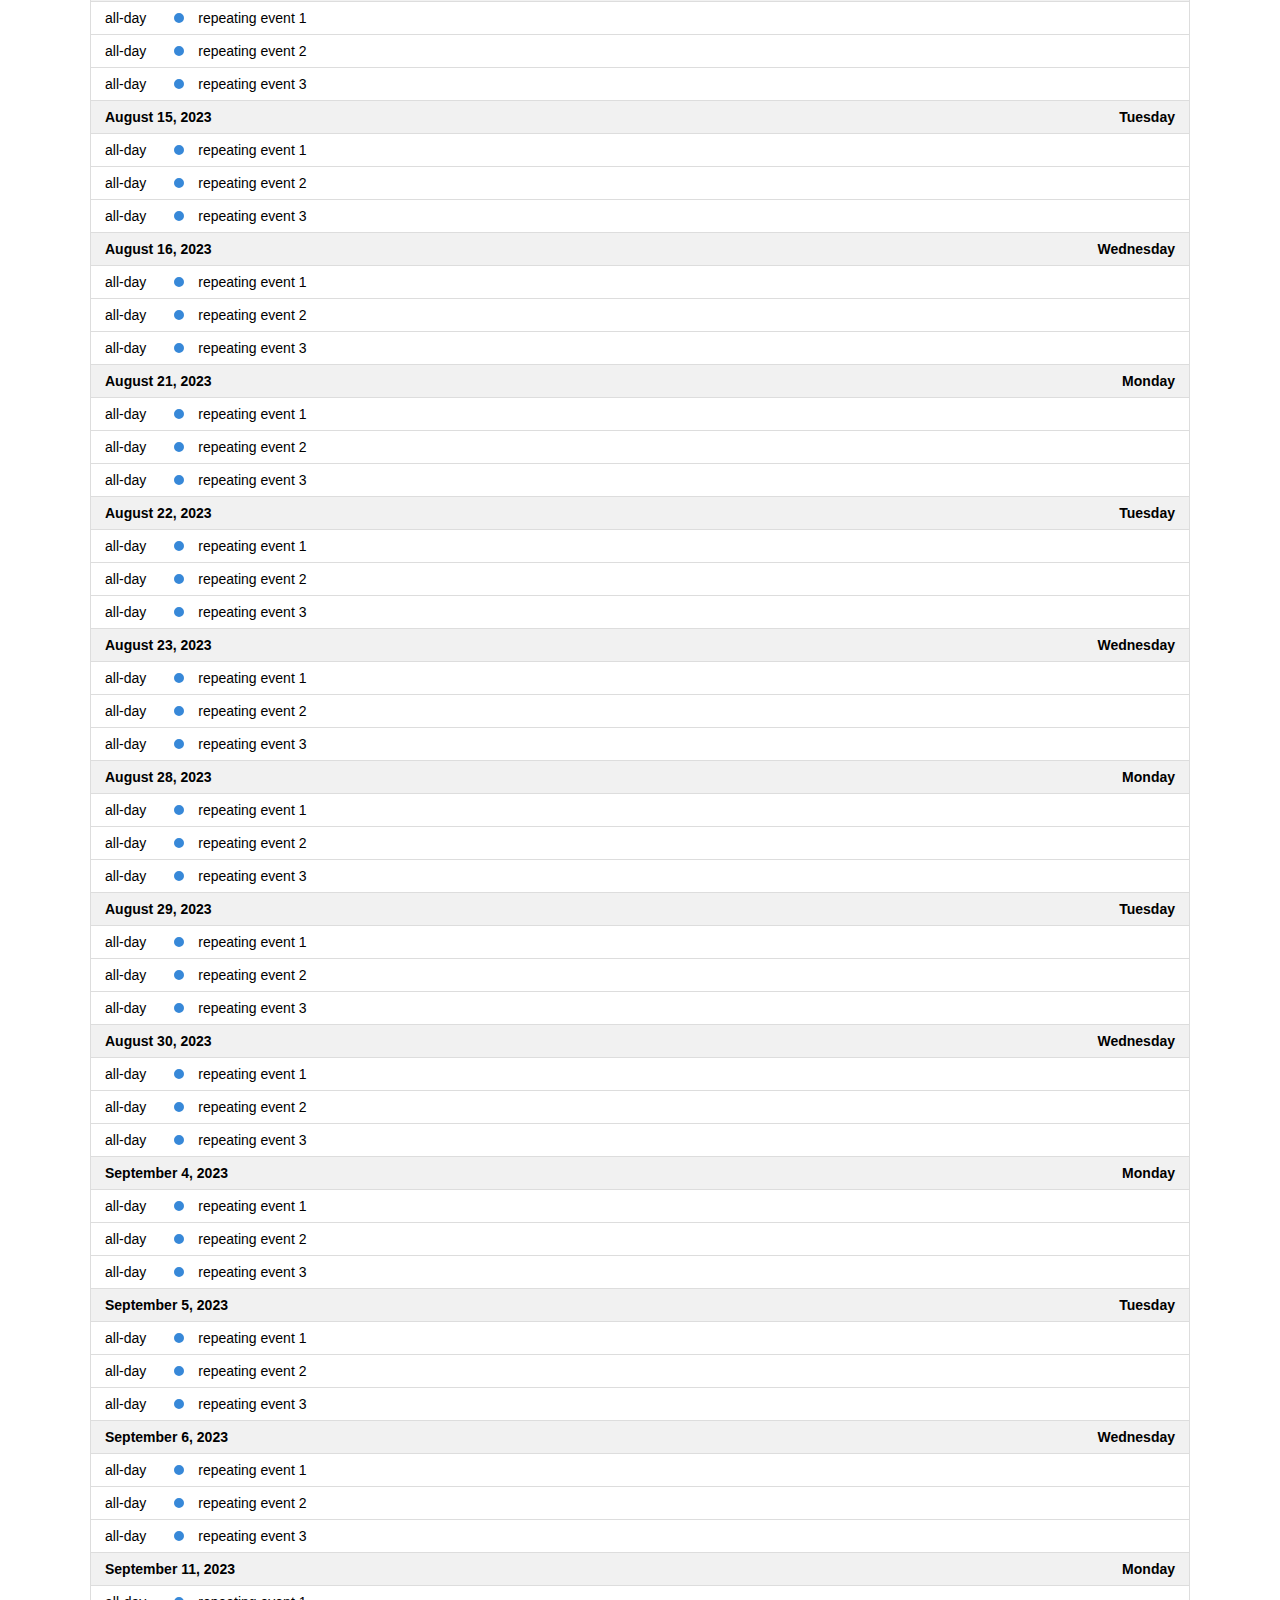
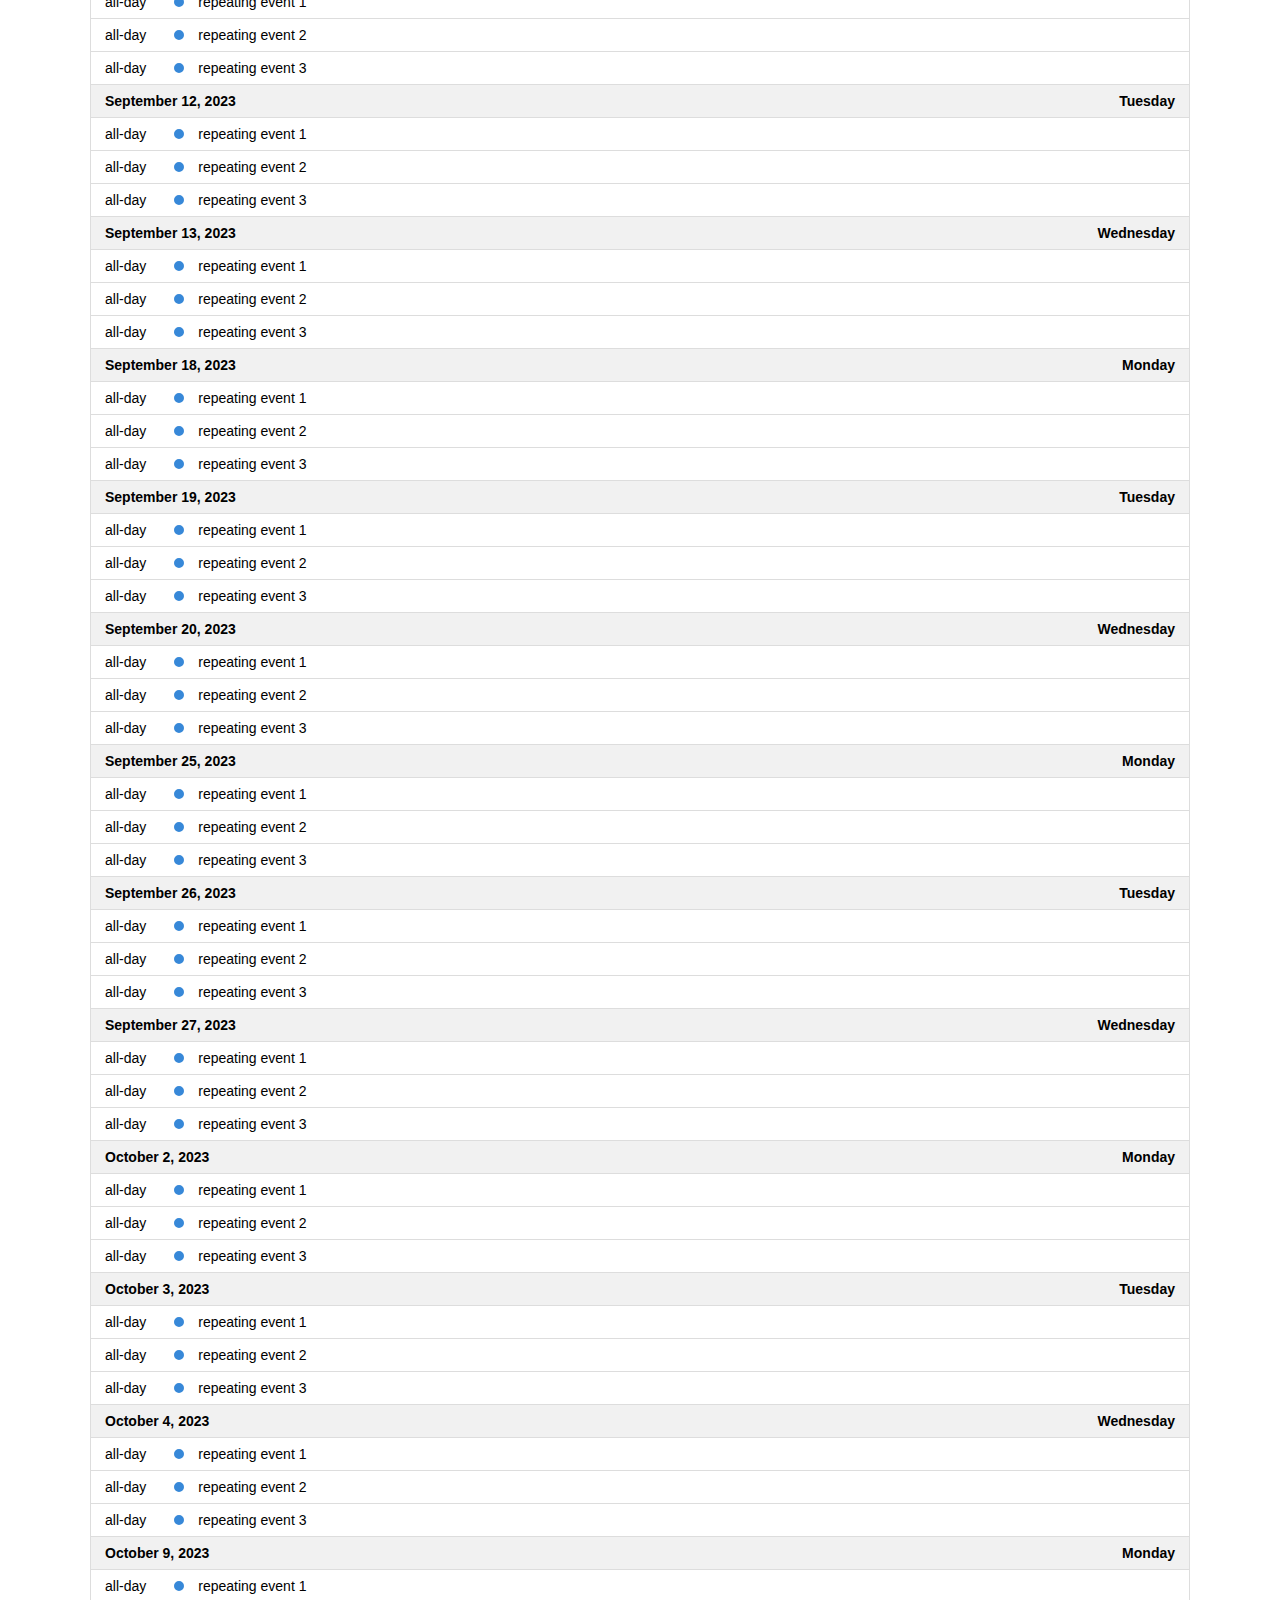
<file: fullcalendar-6.1.13/examples/list-sticky-header.html>
<!DOCTYPE html>
<html>
<head>
<meta charset='utf-8' />
<script src='../dist/index.global.js'></script>
<script>

  document.addEventListener('DOMContentLoaded', function() {
    var calendarEl = document.getElementById('calendar');

    var calendar = new FullCalendar.Calendar(calendarEl, {
      height: 'auto',
      // stickyHeaderDates: false, // for disabling

      headerToolbar: {
        left: 'prev,next today',
        center: 'title',
        right: 'listMonth,listYear'
      },

      // customize the button names,
      // otherwise they'd all just say "list"
      views: {
        listMonth: { buttonText: 'list month' },
        listYear: { buttonText: 'list year' }
      },

      initialView: 'listYear',
      initialDate: '2023-01-12',
      navLinks: true, // can click day/week names to navigate views
      editable: true,
      events: [
        {
          title: 'repeating event 1',
          daysOfWeek: [ 1, 2, 3 ],
          duration: '00:30'
        },
        {
          title: 'repeating event 2',
          daysOfWeek: [ 1, 2, 3 ],
          duration: '00:30'
        },
        {
          title: 'repeating event 3',
          daysOfWeek: [ 1, 2, 3 ],
          duration: '00:30'
        }
      ]
    });

    calendar.render();
  });

</script>
<style>

  body {
    margin: 40px 10px;
    padding: 0;
    font-family: Arial, Helvetica Neue, Helvetica, sans-serif;
    font-size: 14px;
  }

  #calendar {
    max-width: 1100px;
    margin: 0 auto;
  }

</style>
</head>
<body>

  <div id='calendar'></div>

</body>
</html>
</file>
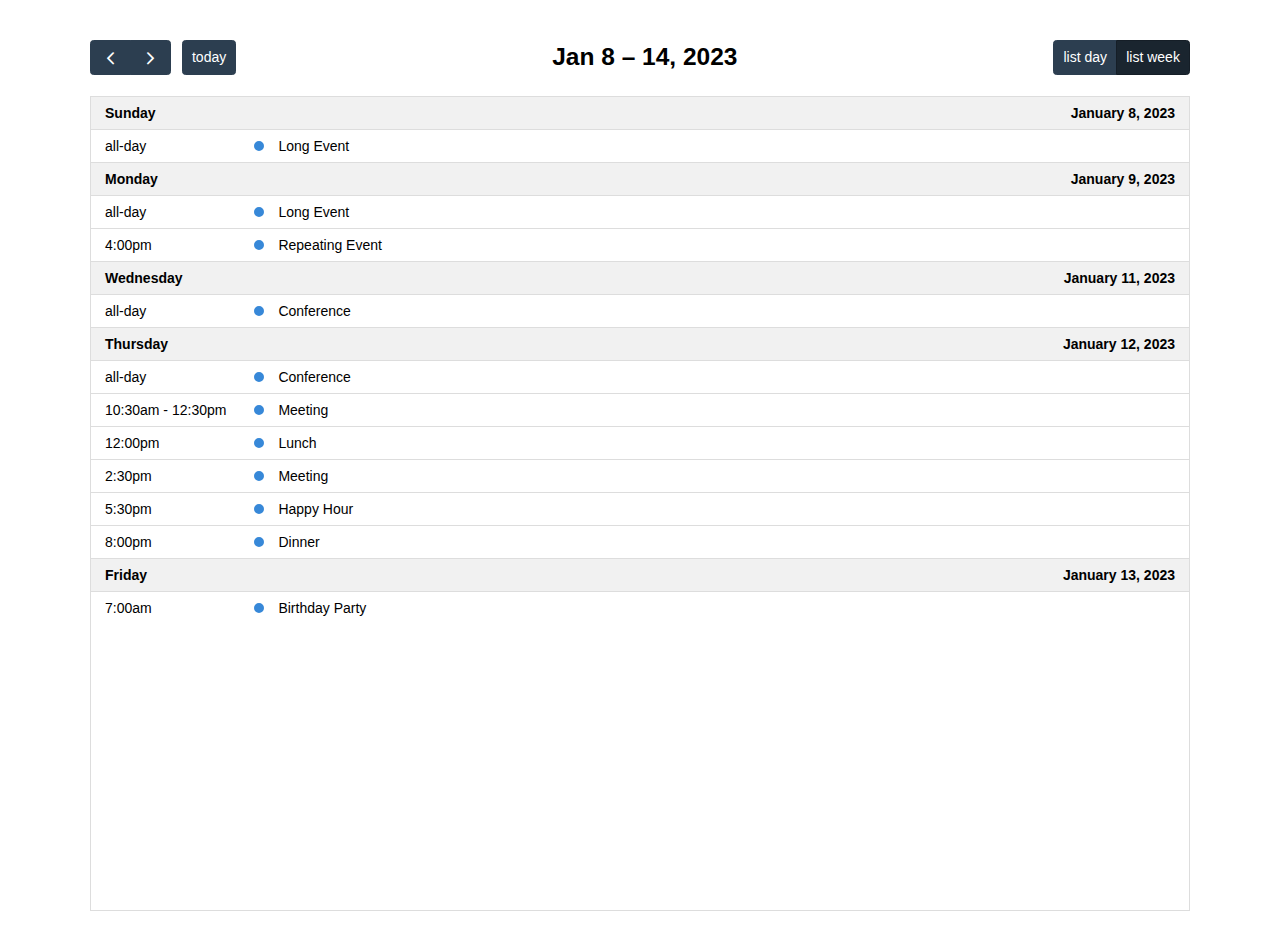
<file: fullcalendar-6.1.13/examples/list-views.html>
<!DOCTYPE html>
<html>
<head>
<meta charset='utf-8' />
<script src='../dist/index.global.js'></script>
<script>

  document.addEventListener('DOMContentLoaded', function() {
    var calendarEl = document.getElementById('calendar');

    var calendar = new FullCalendar.Calendar(calendarEl, {

      headerToolbar: {
        left: 'prev,next today',
        center: 'title',
        right: 'listDay,listWeek'
      },

      // customize the button names,
      // otherwise they'd all just say "list"
      views: {
        listDay: { buttonText: 'list day' },
        listWeek: { buttonText: 'list week' }
      },

      initialView: 'listWeek',
      initialDate: '2023-01-12',
      navLinks: true, // can click day/week names to navigate views
      editable: true,
      dayMaxEvents: true, // allow "more" link when too many events
      events: [
        {
          title: 'All Day Event',
          start: '2023-01-01'
        },
        {
          title: 'Long Event',
          start: '2023-01-07',
          end: '2023-01-10'
        },
        {
          groupId: 999,
          title: 'Repeating Event',
          start: '2023-01-09T16:00:00'
        },
        {
          groupId: 999,
          title: 'Repeating Event',
          start: '2023-01-16T16:00:00'
        },
        {
          title: 'Conference',
          start: '2023-01-11',
          end: '2023-01-13'
        },
        {
          title: 'Meeting',
          start: '2023-01-12T10:30:00',
          end: '2023-01-12T12:30:00'
        },
        {
          title: 'Lunch',
          start: '2023-01-12T12:00:00'
        },
        {
          title: 'Meeting',
          start: '2023-01-12T14:30:00'
        },
        {
          title: 'Happy Hour',
          start: '2023-01-12T17:30:00'
        },
        {
          title: 'Dinner',
          start: '2023-01-12T20:00:00'
        },
        {
          title: 'Birthday Party',
          start: '2023-01-13T07:00:00'
        },
        {
          title: 'Click for Google',
          url: 'http://google.com/',
          start: '2023-01-28'
        }
      ]
    });

    calendar.render();
  });

</script>
<style>

  body {
    margin: 40px 10px;
    padding: 0;
    font-family: Arial, Helvetica Neue, Helvetica, sans-serif;
    font-size: 14px;
  }

  #calendar {
    max-width: 1100px;
    margin: 0 auto;
  }

</style>
</head>
<body>

  <div id='calendar'></div>

</body>
</html>
</file>
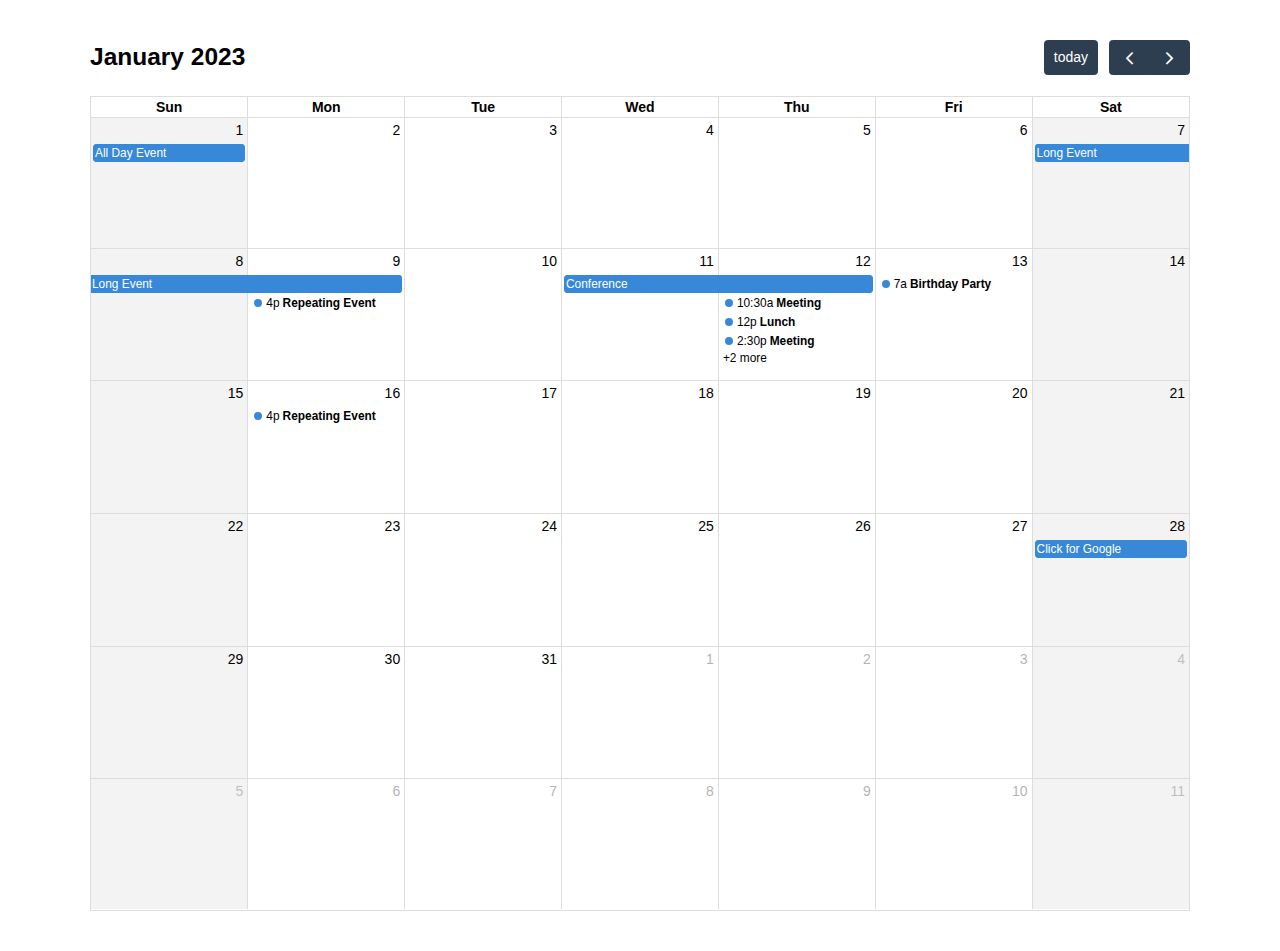
<file: fullcalendar-6.1.13/examples/month-view.html>
<!DOCTYPE html>
<html>
<head>
<meta charset='utf-8' />
<script src='../dist/index.global.js'></script>
<script>

  document.addEventListener('DOMContentLoaded', function() {
    var calendarEl = document.getElementById('calendar');

    var calendar = new FullCalendar.Calendar(calendarEl, {
      initialDate: '2023-01-12',
      editable: true,
      selectable: true,
      businessHours: true,
      dayMaxEvents: true, // allow "more" link when too many events
      events: [
        {
          title: 'All Day Event',
          start: '2023-01-01'
        },
        {
          title: 'Long Event',
          start: '2023-01-07',
          end: '2023-01-10'
        },
        {
          groupId: 999,
          title: 'Repeating Event',
          start: '2023-01-09T16:00:00'
        },
        {
          groupId: 999,
          title: 'Repeating Event',
          start: '2023-01-16T16:00:00'
        },
        {
          title: 'Conference',
          start: '2023-01-11',
          end: '2023-01-13'
        },
        {
          title: 'Meeting',
          start: '2023-01-12T10:30:00',
          end: '2023-01-12T12:30:00'
        },
        {
          title: 'Lunch',
          start: '2023-01-12T12:00:00'
        },
        {
          title: 'Meeting',
          start: '2023-01-12T14:30:00'
        },
        {
          title: 'Happy Hour',
          start: '2023-01-12T17:30:00'
        },
        {
          title: 'Dinner',
          start: '2023-01-12T20:00:00'
        },
        {
          title: 'Birthday Party',
          start: '2023-01-13T07:00:00'
        },
        {
          title: 'Click for Google',
          url: 'http://google.com/',
          start: '2023-01-28'
        }
      ]
    });

    calendar.render();
  });

</script>
<style>

  body {
    margin: 40px 10px;
    padding: 0;
    font-family: Arial, Helvetica Neue, Helvetica, sans-serif;
    font-size: 14px;
  }

  #calendar {
    max-width: 1100px;
    margin: 0 auto;
  }

</style>
</head>
<body>

  <div id='calendar'></div>

</body>
</html>
</file>
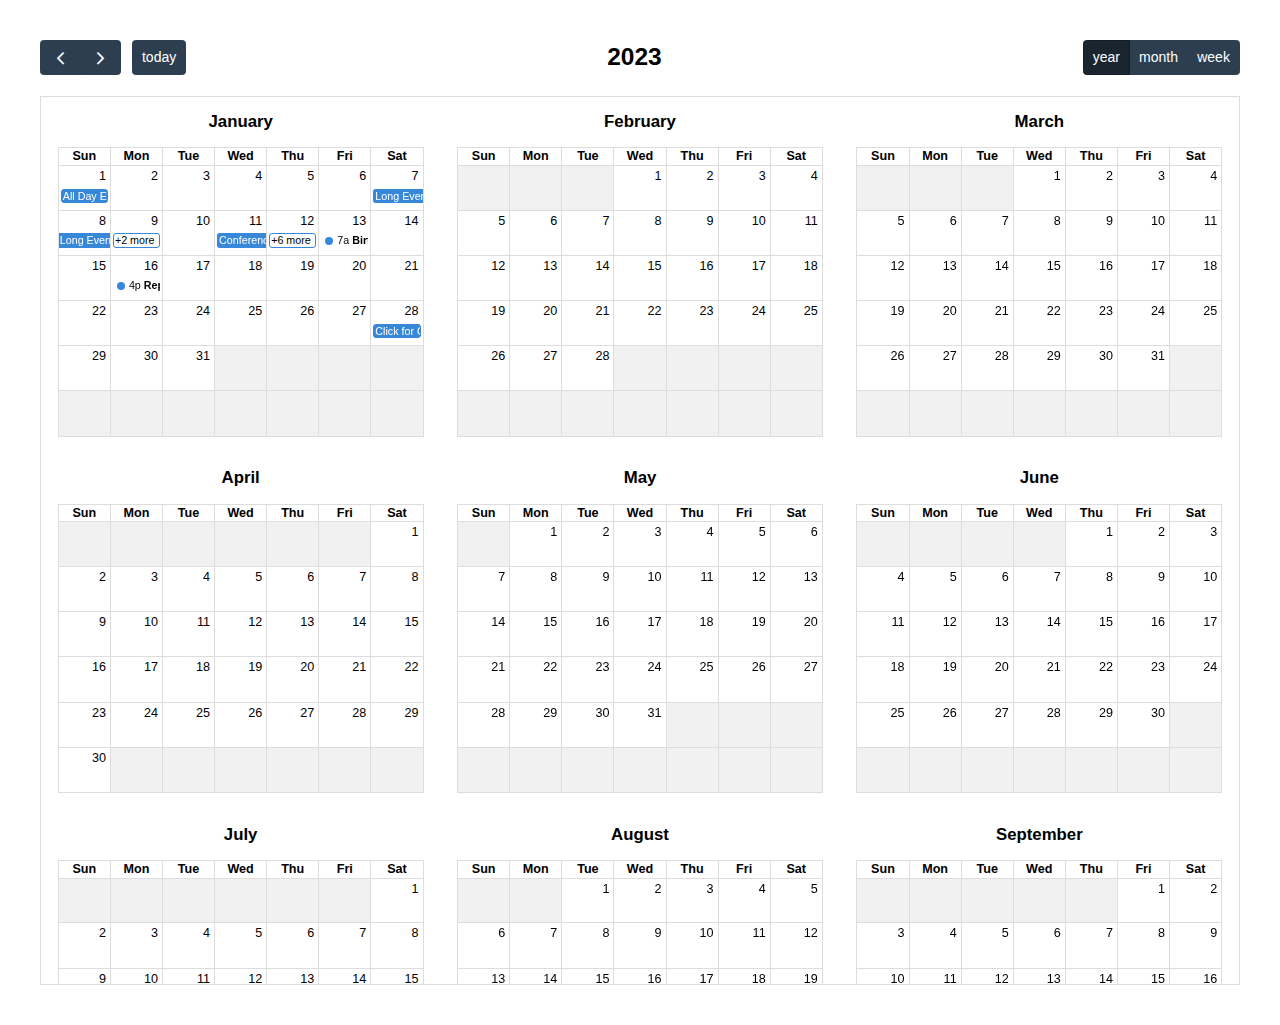
<file: fullcalendar-6.1.13/examples/multimonth-view.html>
<!DOCTYPE html>
<html>
<head>
<meta charset='utf-8' />
<script src='../dist/index.global.js'></script>
<script>

  document.addEventListener('DOMContentLoaded', function() {
    var calendarEl = document.getElementById('calendar');

    var calendar = new FullCalendar.Calendar(calendarEl, {
      headerToolbar: {
        left: 'prev,next today',
        center: 'title',
        right: 'multiMonthYear,dayGridMonth,timeGridWeek'
      },
      initialView: 'multiMonthYear',
      initialDate: '2023-01-12',
      editable: true,
      selectable: true,
      dayMaxEvents: true, // allow "more" link when too many events
      // multiMonthMaxColumns: 1, // guarantee single column
      // showNonCurrentDates: true,
      // fixedWeekCount: false,
      // businessHours: true,
      // weekends: false,
      events: [
        {
          title: 'All Day Event',
          start: '2023-01-01'
        },
        {
          title: 'Long Event',
          start: '2023-01-07',
          end: '2023-01-10'
        },
        {
          groupId: 999,
          title: 'Repeating Event',
          start: '2023-01-09T16:00:00'
        },
        {
          groupId: 999,
          title: 'Repeating Event',
          start: '2023-01-16T16:00:00'
        },
        {
          title: 'Conference',
          start: '2023-01-11',
          end: '2023-01-13'
        },
        {
          title: 'Meeting',
          start: '2023-01-12T10:30:00',
          end: '2023-01-12T12:30:00'
        },
        {
          title: 'Lunch',
          start: '2023-01-12T12:00:00'
        },
        {
          title: 'Meeting',
          start: '2023-01-12T14:30:00'
        },
        {
          title: 'Happy Hour',
          start: '2023-01-12T17:30:00'
        },
        {
          title: 'Dinner',
          start: '2023-01-12T20:00:00'
        },
        {
          title: 'Birthday Party',
          start: '2023-01-13T07:00:00'
        },
        {
          title: 'Click for Google',
          url: 'http://google.com/',
          start: '2023-01-28'
        }
      ]
    });

    calendar.render();
  });

</script>
<style>

  body {
    margin: 40px 10px;
    padding: 0;
    font-family: Arial, Helvetica Neue, Helvetica, sans-serif;
    font-size: 14px;
  }

  #calendar {
    max-width: 1200px;
    margin: 0 auto;
  }

</style>
</head>
<body>

  <div id='calendar'></div>

</body>
</html>
</file>
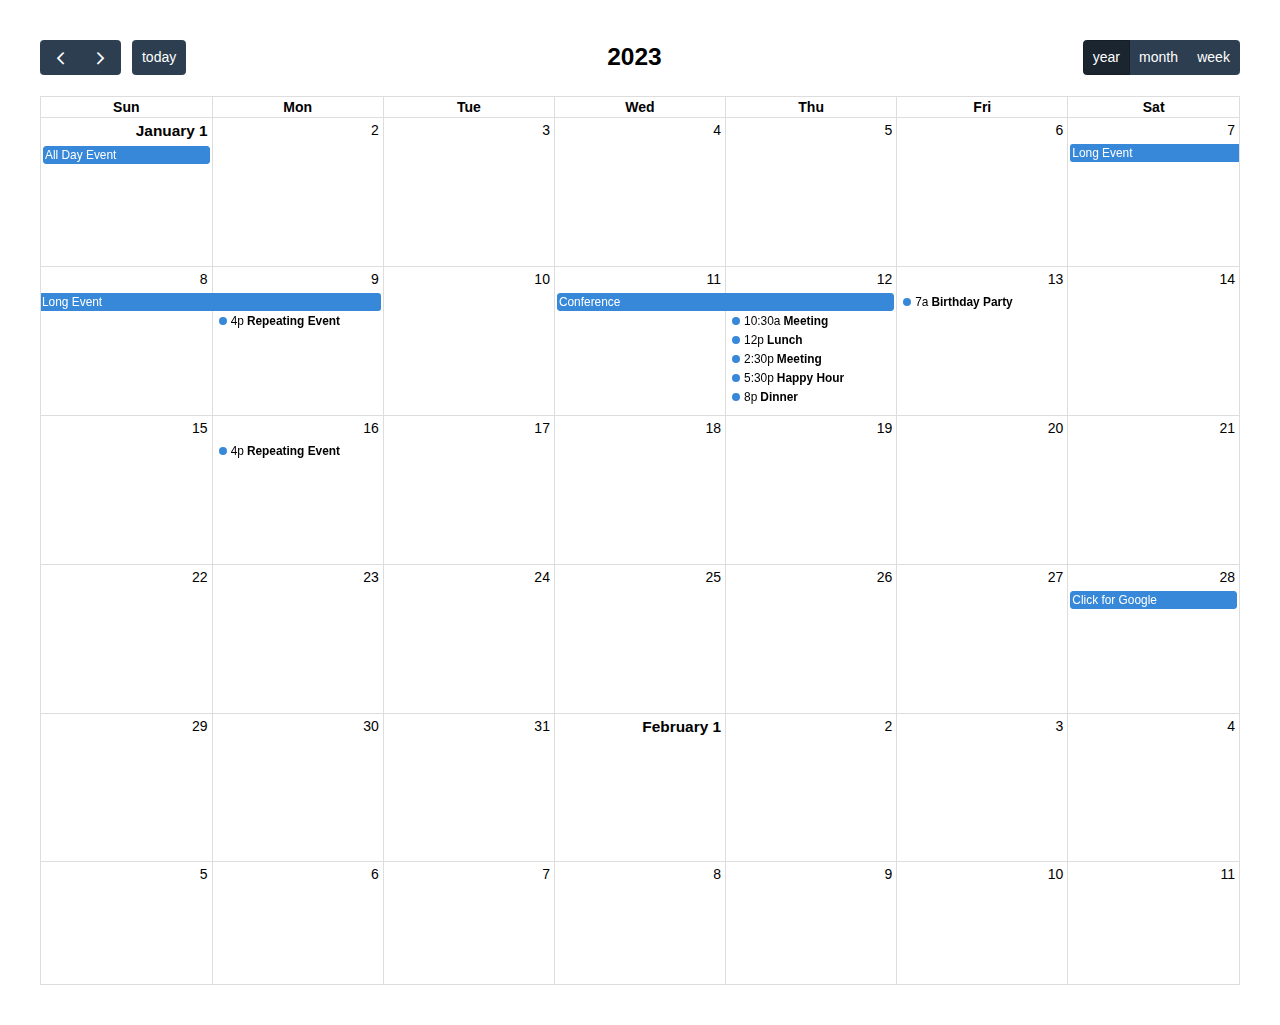
<file: fullcalendar-6.1.13/examples/multiweek-view.html>
<!DOCTYPE html>
<html>
<head>
<meta charset='utf-8' />
<script src='../dist/index.global.js'></script>
<script>

  document.addEventListener('DOMContentLoaded', function() {
    var calendarEl = document.getElementById('calendar');

    var calendar = new FullCalendar.Calendar(calendarEl, {
      headerToolbar: {
        left: 'prev,next today',
        center: 'title',
        right: 'dayGridYear,dayGridMonth,timeGridWeek'
      },
      initialView: 'dayGridYear',
      initialDate: '2023-01-12',
      editable: true,
      selectable: true,
      dayMaxEvents: true, // allow "more" link when too many events
      // businessHours: true,
      // weekends: false,
      events: [
        {
          title: 'All Day Event',
          start: '2023-01-01'
        },
        {
          title: 'Long Event',
          start: '2023-01-07',
          end: '2023-01-10'
        },
        {
          groupId: 999,
          title: 'Repeating Event',
          start: '2023-01-09T16:00:00'
        },
        {
          groupId: 999,
          title: 'Repeating Event',
          start: '2023-01-16T16:00:00'
        },
        {
          title: 'Conference',
          start: '2023-01-11',
          end: '2023-01-13'
        },
        {
          title: 'Meeting',
          start: '2023-01-12T10:30:00',
          end: '2023-01-12T12:30:00'
        },
        {
          title: 'Lunch',
          start: '2023-01-12T12:00:00'
        },
        {
          title: 'Meeting',
          start: '2023-01-12T14:30:00'
        },
        {
          title: 'Happy Hour',
          start: '2023-01-12T17:30:00'
        },
        {
          title: 'Dinner',
          start: '2023-01-12T20:00:00'
        },
        {
          title: 'Birthday Party',
          start: '2023-01-13T07:00:00'
        },
        {
          title: 'Click for Google',
          url: 'http://google.com/',
          start: '2023-01-28'
        }
      ]
    });

    calendar.render();
  });

</script>
<style>

  body {
    margin: 40px 10px;
    padding: 0;
    font-family: Arial, Helvetica Neue, Helvetica, sans-serif;
    font-size: 14px;
  }

  #calendar {
    max-width: 1200px;
    margin: 0 auto;
  }

</style>
</head>
<body>

  <div id='calendar'></div>

</body>
</html>
</file>
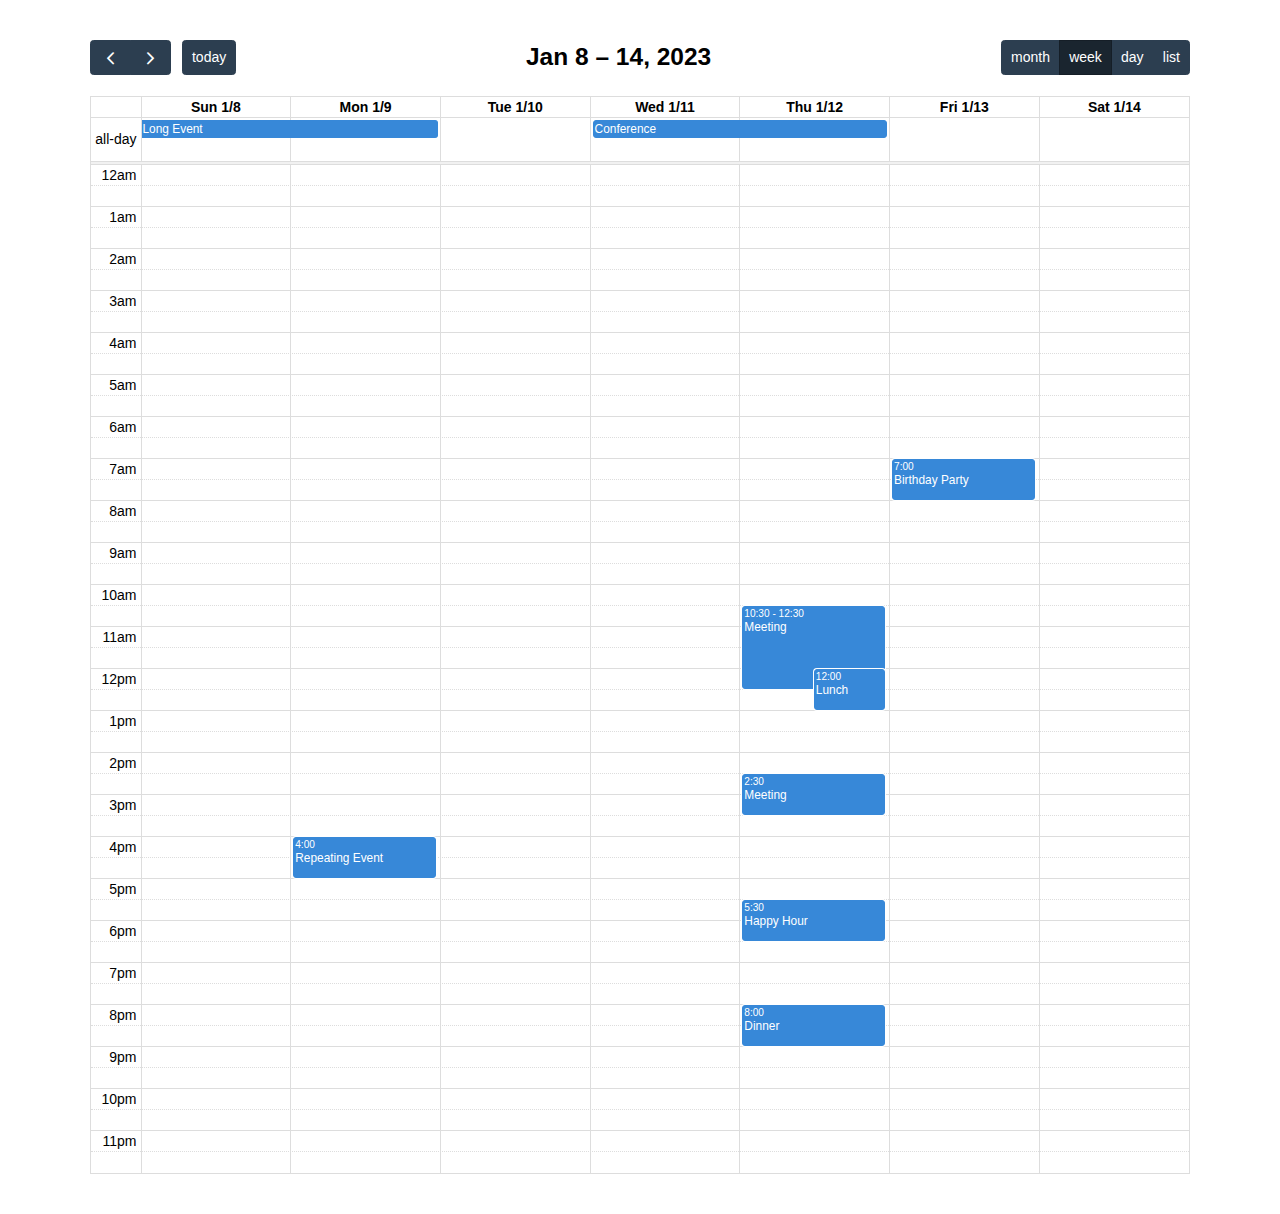
<file: fullcalendar-6.1.13/examples/natural-height.html>
<!DOCTYPE html>
<html>
<head>
<meta charset='utf-8' />
<script src='../dist/index.global.js'></script>
<script>

  document.addEventListener('DOMContentLoaded', function() {
    var calendarEl = document.getElementById('calendar');

    var calendar = new FullCalendar.Calendar(calendarEl, {
      initialDate: '2023-01-12',
      initialView: 'timeGridWeek',
      headerToolbar: {
        left: 'prev,next today',
        center: 'title',
        right: 'dayGridMonth,timeGridWeek,timeGridDay,listWeek'
      },
      height: 'auto',
      navLinks: true, // can click day/week names to navigate views
      editable: true,
      selectable: true,
      selectMirror: true,
      nowIndicator: true,
      events: [
        {
          title: 'All Day Event',
          start: '2023-01-01',
        },
        {
          title: 'Long Event',
          start: '2023-01-07',
          end: '2023-01-10'
        },
        {
          groupId: 999,
          title: 'Repeating Event',
          start: '2023-01-09T16:00:00'
        },
        {
          groupId: 999,
          title: 'Repeating Event',
          start: '2023-01-16T16:00:00'
        },
        {
          title: 'Conference',
          start: '2023-01-11',
          end: '2023-01-13'
        },
        {
          title: 'Meeting',
          start: '2023-01-12T10:30:00',
          end: '2023-01-12T12:30:00'
        },
        {
          title: 'Lunch',
          start: '2023-01-12T12:00:00'
        },
        {
          title: 'Meeting',
          start: '2023-01-12T14:30:00'
        },
        {
          title: 'Happy Hour',
          start: '2023-01-12T17:30:00'
        },
        {
          title: 'Dinner',
          start: '2023-01-12T20:00:00'
        },
        {
          title: 'Birthday Party',
          start: '2023-01-13T07:00:00'
        },
        {
          title: 'Click for Google',
          url: 'http://google.com/',
          start: '2023-01-28'
        }
      ]
    });

    calendar.render();
  });

</script>
<style>

  body {
    margin: 40px 10px;
    padding: 0;
    font-family: Arial, Helvetica Neue, Helvetica, sans-serif;
    font-size: 14px;
  }

  #calendar {
    max-width: 1100px;
    margin: 0 auto;
  }

</style>
</head>
<body>

  <div id='calendar'></div>

</body>
</html>
</file>
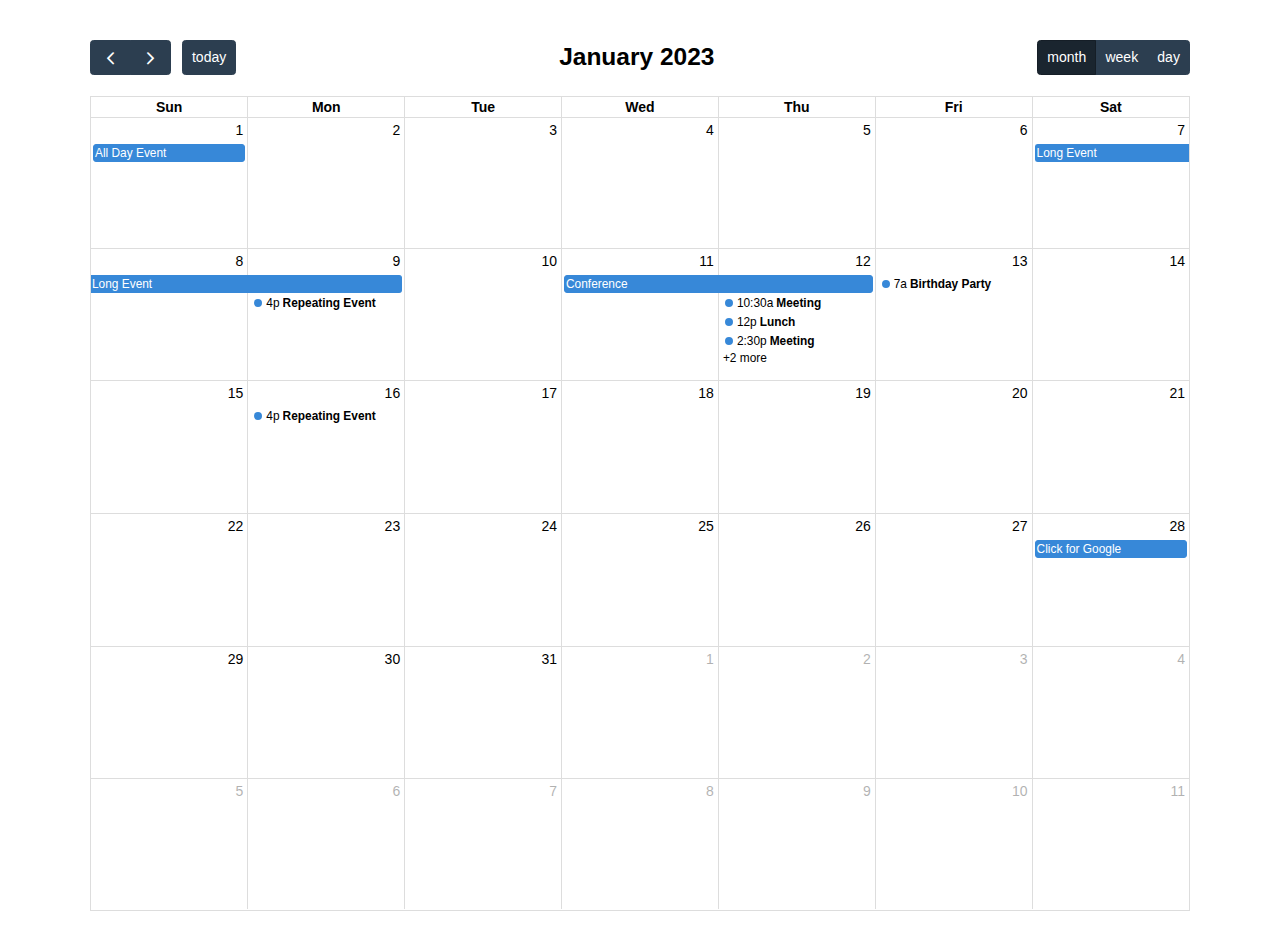
<file: fullcalendar-6.1.13/examples/selectable.html>
<!DOCTYPE html>
<html>
<head>
<meta charset='utf-8' />
<script src='../dist/index.global.js'></script>
<script>

  document.addEventListener('DOMContentLoaded', function() {
    var calendarEl = document.getElementById('calendar');

    var calendar = new FullCalendar.Calendar(calendarEl, {
      headerToolbar: {
        left: 'prev,next today',
        center: 'title',
        right: 'dayGridMonth,timeGridWeek,timeGridDay'
      },
      initialDate: '2023-01-12',
      navLinks: true, // can click day/week names to navigate views
      selectable: true,
      selectMirror: true,
      select: function(arg) {
        var title = prompt('Event Title:');
        if (title) {
          calendar.addEvent({
            title: title,
            start: arg.start,
            end: arg.end,
            allDay: arg.allDay
          })
        }
        calendar.unselect()
      },
      eventClick: function(arg) {
        if (confirm('Are you sure you want to delete this event?')) {
          arg.event.remove()
        }
      },
      editable: true,
      dayMaxEvents: true, // allow "more" link when too many events
      events: [
        {
          title: 'All Day Event',
          start: '2023-01-01'
        },
        {
          title: 'Long Event',
          start: '2023-01-07',
          end: '2023-01-10'
        },
        {
          groupId: 999,
          title: 'Repeating Event',
          start: '2023-01-09T16:00:00'
        },
        {
          groupId: 999,
          title: 'Repeating Event',
          start: '2023-01-16T16:00:00'
        },
        {
          title: 'Conference',
          start: '2023-01-11',
          end: '2023-01-13'
        },
        {
          title: 'Meeting',
          start: '2023-01-12T10:30:00',
          end: '2023-01-12T12:30:00'
        },
        {
          title: 'Lunch',
          start: '2023-01-12T12:00:00'
        },
        {
          title: 'Meeting',
          start: '2023-01-12T14:30:00'
        },
        {
          title: 'Happy Hour',
          start: '2023-01-12T17:30:00'
        },
        {
          title: 'Dinner',
          start: '2023-01-12T20:00:00'
        },
        {
          title: 'Birthday Party',
          start: '2023-01-13T07:00:00'
        },
        {
          title: 'Click for Google',
          url: 'http://google.com/',
          start: '2023-01-28'
        }
      ]
    });

    calendar.render();
  });

</script>
<style>

  body {
    margin: 40px 10px;
    padding: 0;
    font-family: Arial, Helvetica Neue, Helvetica, sans-serif;
    font-size: 14px;
  }

  #calendar {
    max-width: 1100px;
    margin: 0 auto;
  }

</style>
</head>
<body>

  <div id='calendar'></div>

</body>
</html>
</file>
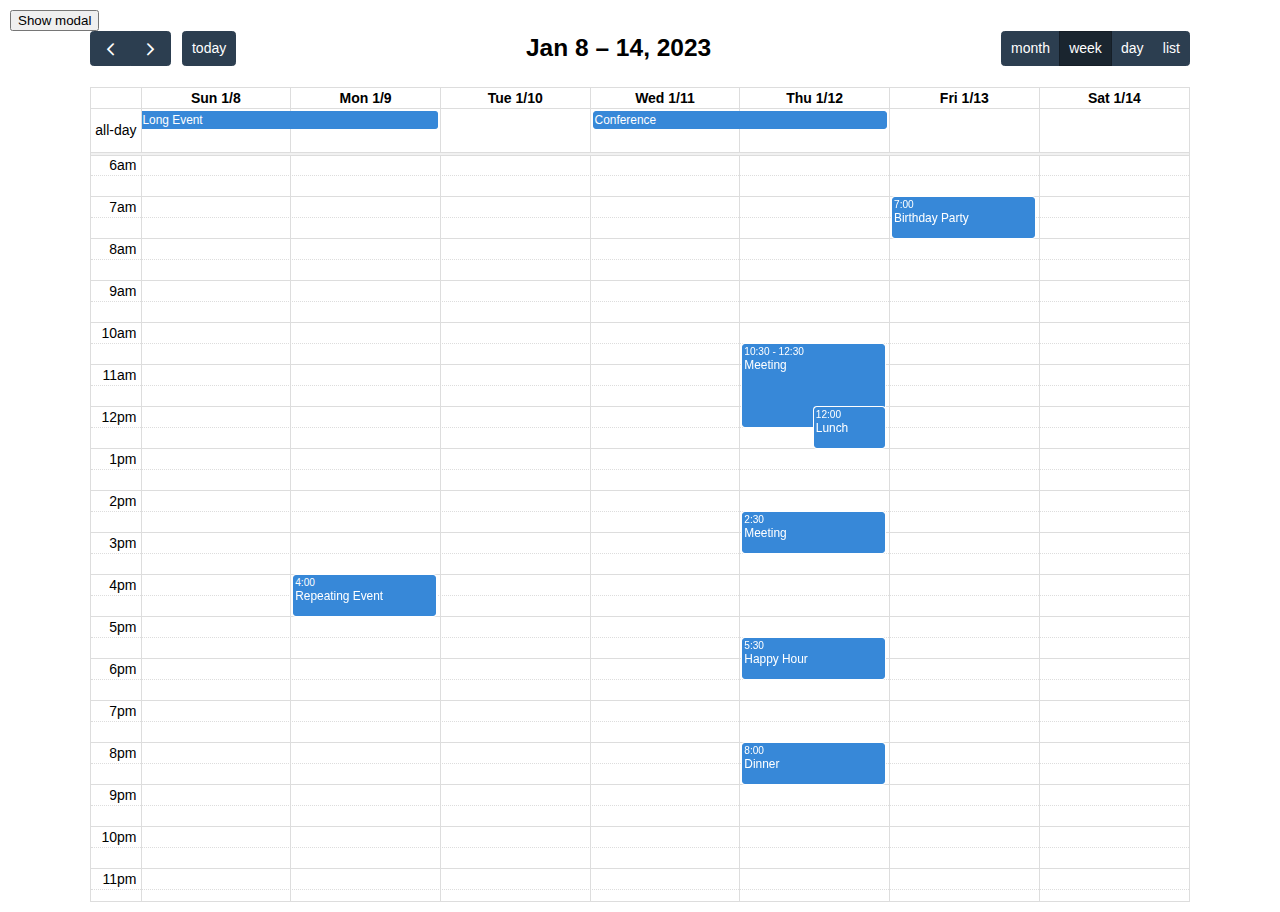
<file: fullcalendar-6.1.13/examples/timegrid-views-modal.html>
<!DOCTYPE html>
<html>
<head>
<meta charset='utf-8' />
<script src='../dist/index.global.js'></script>
<script>

  /*
  From https://github.com/fullcalendar/fullcalendar/issues/5026
  */

  document.addEventListener('DOMContentLoaded', function() {
    var calendarOptions = {
      initialDate: '2023-01-12',
      initialView: 'timeGridWeek',
      nowIndicator: true,
      headerToolbar: {
        left: 'prev,next today',
        center: 'title',
        right: 'dayGridMonth,timeGridWeek,timeGridDay,listWeek'
      },
      navLinks: true, // can click day/week names to navigate views
      editable: true,
      selectable: true,
      selectMirror: true,
      dayMaxEvents: true, // allow "more" link when too many events
      events: [
        {
          title: 'All Day Event',
          start: '2023-01-01',
        },
        {
          title: 'Long Event',
          start: '2023-01-07',
          end: '2023-01-10'
        },
        {
          groupId: 999,
          title: 'Repeating Event',
          start: '2023-01-09T16:00:00'
        },
        {
          groupId: 999,
          title: 'Repeating Event',
          start: '2023-01-16T16:00:00'
        },
        {
          title: 'Conference',
          start: '2023-01-11',
          end: '2023-01-13'
        },
        {
          title: 'Meeting',
          start: '2023-01-12T10:30:00',
          end: '2023-01-12T12:30:00'
        },
        {
          title: 'Lunch',
          start: '2023-01-12T12:00:00'
        },
        {
          title: 'Meeting',
          start: '2023-01-12T14:30:00'
        },
        {
          title: 'Happy Hour',
          start: '2023-01-12T17:30:00'
        },
        {
          title: 'Dinner',
          start: '2023-01-12T20:00:00'
        },
        {
          title: 'Birthday Party',
          start: '2023-01-13T07:00:00'
        },
        {
          title: 'Click for Google',
          url: 'http://google.com/',
          start: '2023-01-28'
        }
      ]
    };

    var calendar = new FullCalendar.Calendar(document.getElementById('calendar'), calendarOptions);
    calendar.render();

    var calendar2 = new FullCalendar.Calendar(document.getElementById('calendar2'), calendarOptions);
    calendar2.render();

    /*
    Modal
    */

    var modal = document.querySelector('.modal');
    var modalTrigger = document.querySelector('.modal-trigger');
    var modalOverlay = document.querySelector('.modal-overlay');

    modalTrigger.addEventListener('click', function() {
      modal.classList.add('is-visible');
      calendar2.updateSize();
    });
    modalOverlay.addEventListener('click', function() {
      modal.classList.remove('is-visible');
    });
  });

</script>
<style>

  body {
    margin: 10px;
    padding: 0;
    font-family: Arial, Helvetica Neue, Helvetica, sans-serif;
    font-size: 14px;
  }

  #calendar {
    max-width: 1100px;
    margin: 0 auto;
  }

  .modal {
    display: none;
    position: absolute;
    z-index: 10000;
    top: 0;
    left: 0;
    width: 100%;
    height: 100%;
  }

  .modal.is-visible {
    display: block;
  }

  .modal-overlay {
    position: fixed;
    z-index: 10;
    top: 0;
    left: 0;
    width: 100%;
    height: 100%;
    background: hsla(0, 0%, 0%, 0.5);
  }

  .modal-wrapper {
    position: absolute;
    z-index: 9999;
    top: 6em;
    left: 50%;
    width: 600px;
    margin-left: -16em;
    background-color: #fff;
    box-shadow: 0 0 1.5em hsla(0, 0%, 0%, 0.35);
  }

  .modal-content {
    padding: 1em;
  }

</style>
</head>
<body>

  <button class='modal-trigger'>Show modal</button>

  <div id='calendar'></div>

  <div class='modal'>
    <div class='modal-overlay'></div>
    <div class='modal-wrapper'>
      <div class='modal-content'>
        <div id='calendar2'></div>
      </div>
    </div>
  </div>

</body>
</html>
</file>
